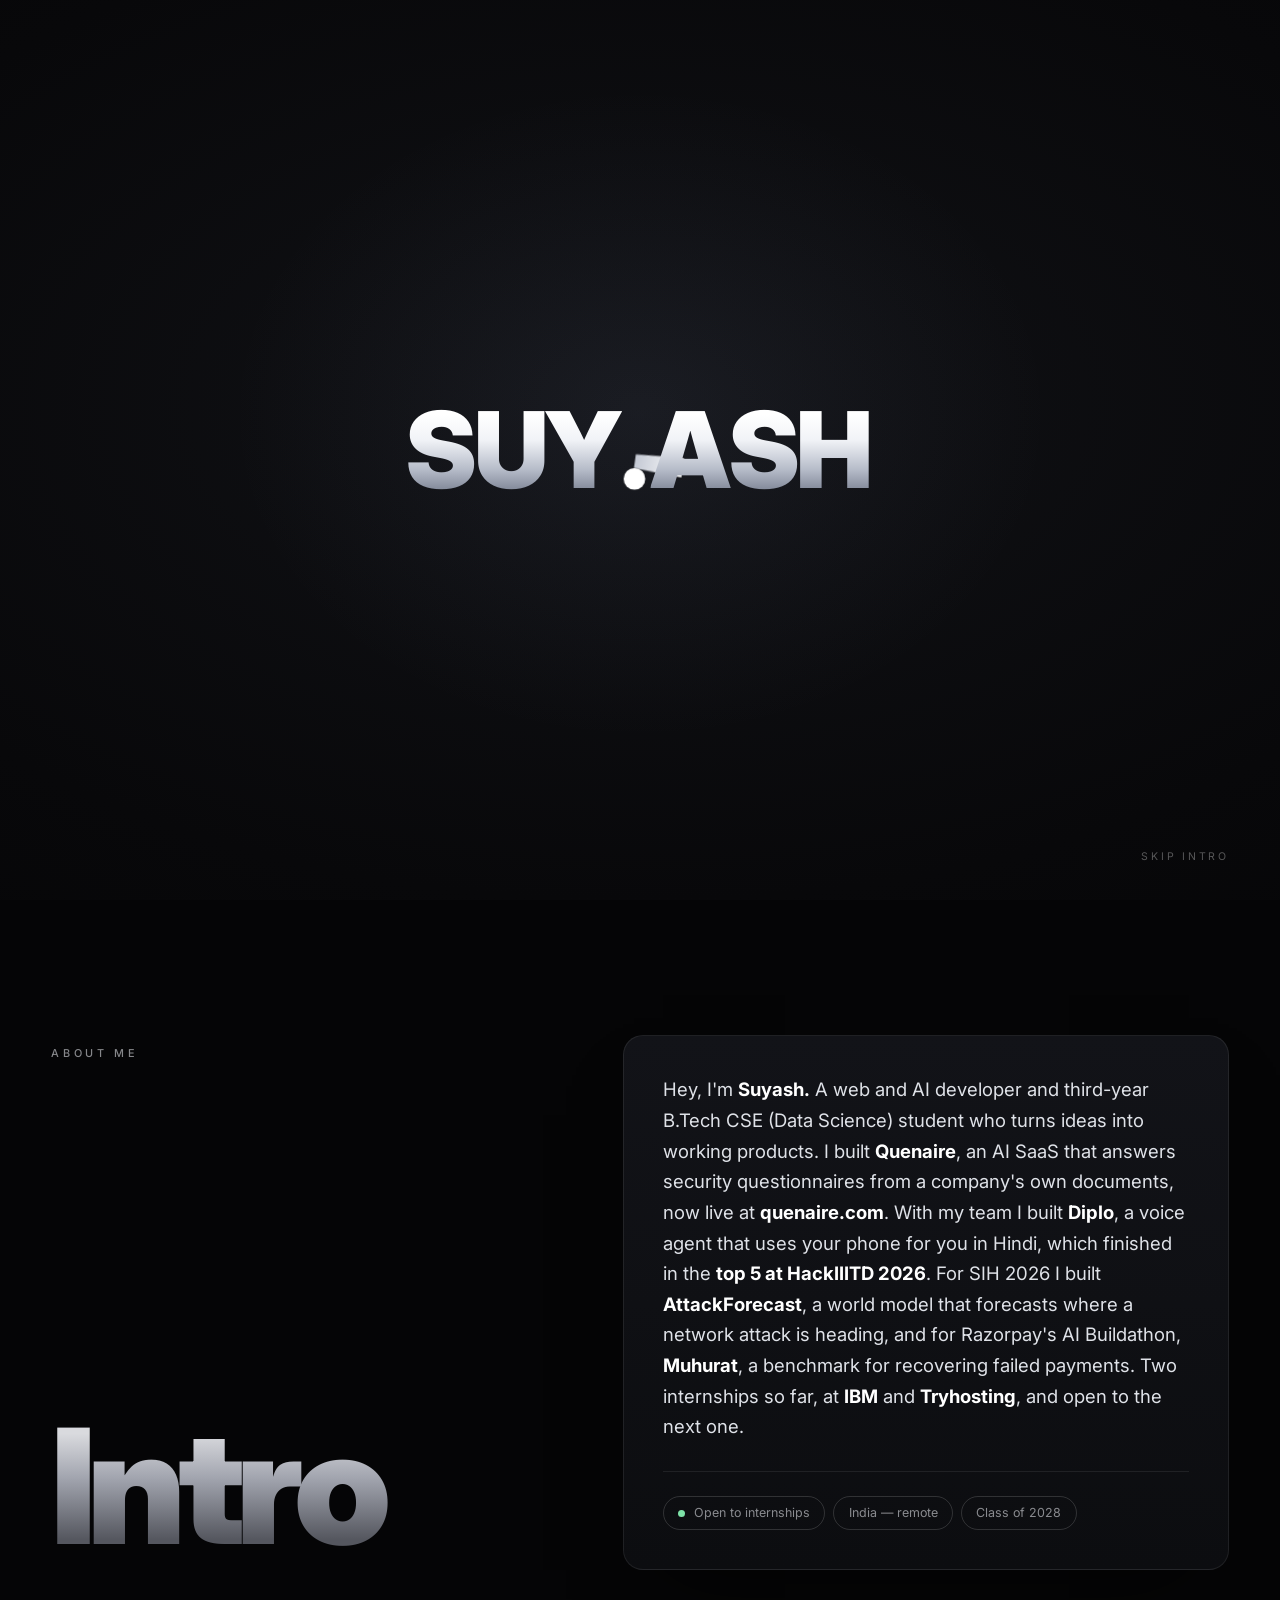
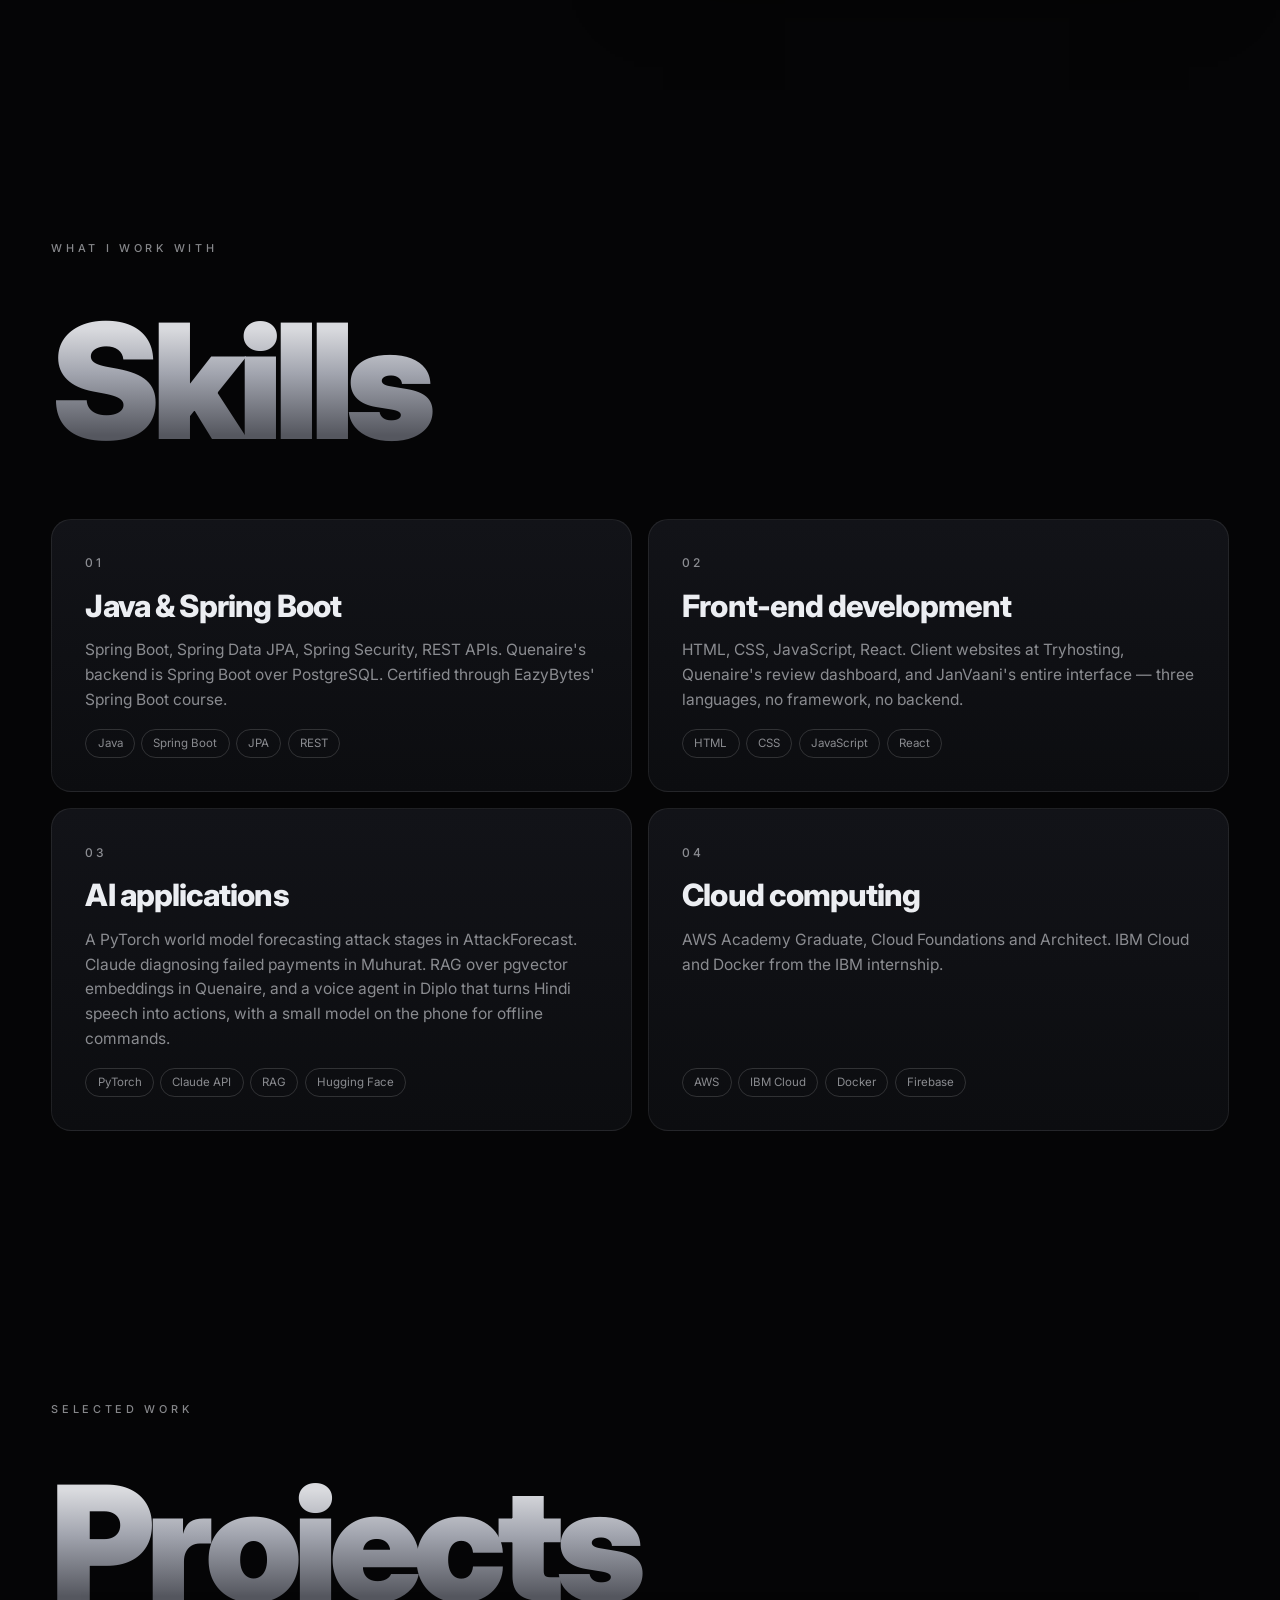
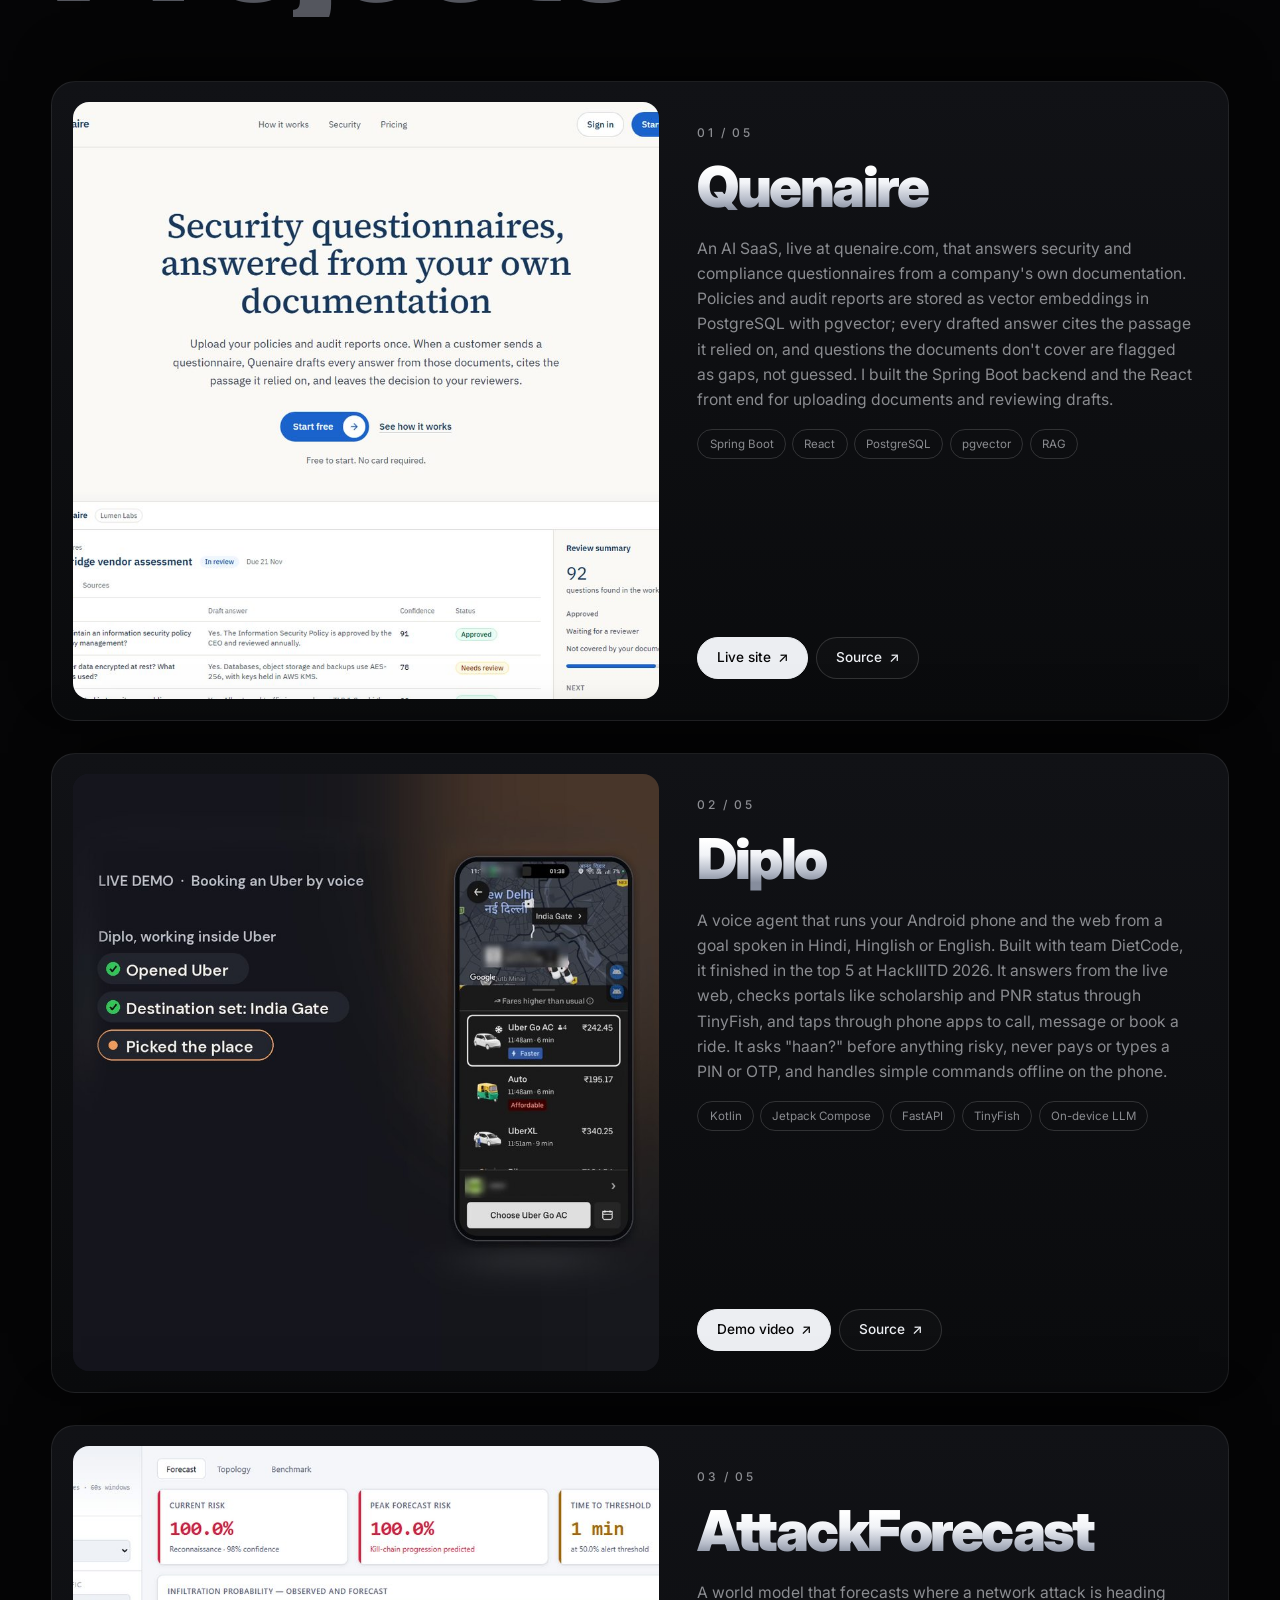
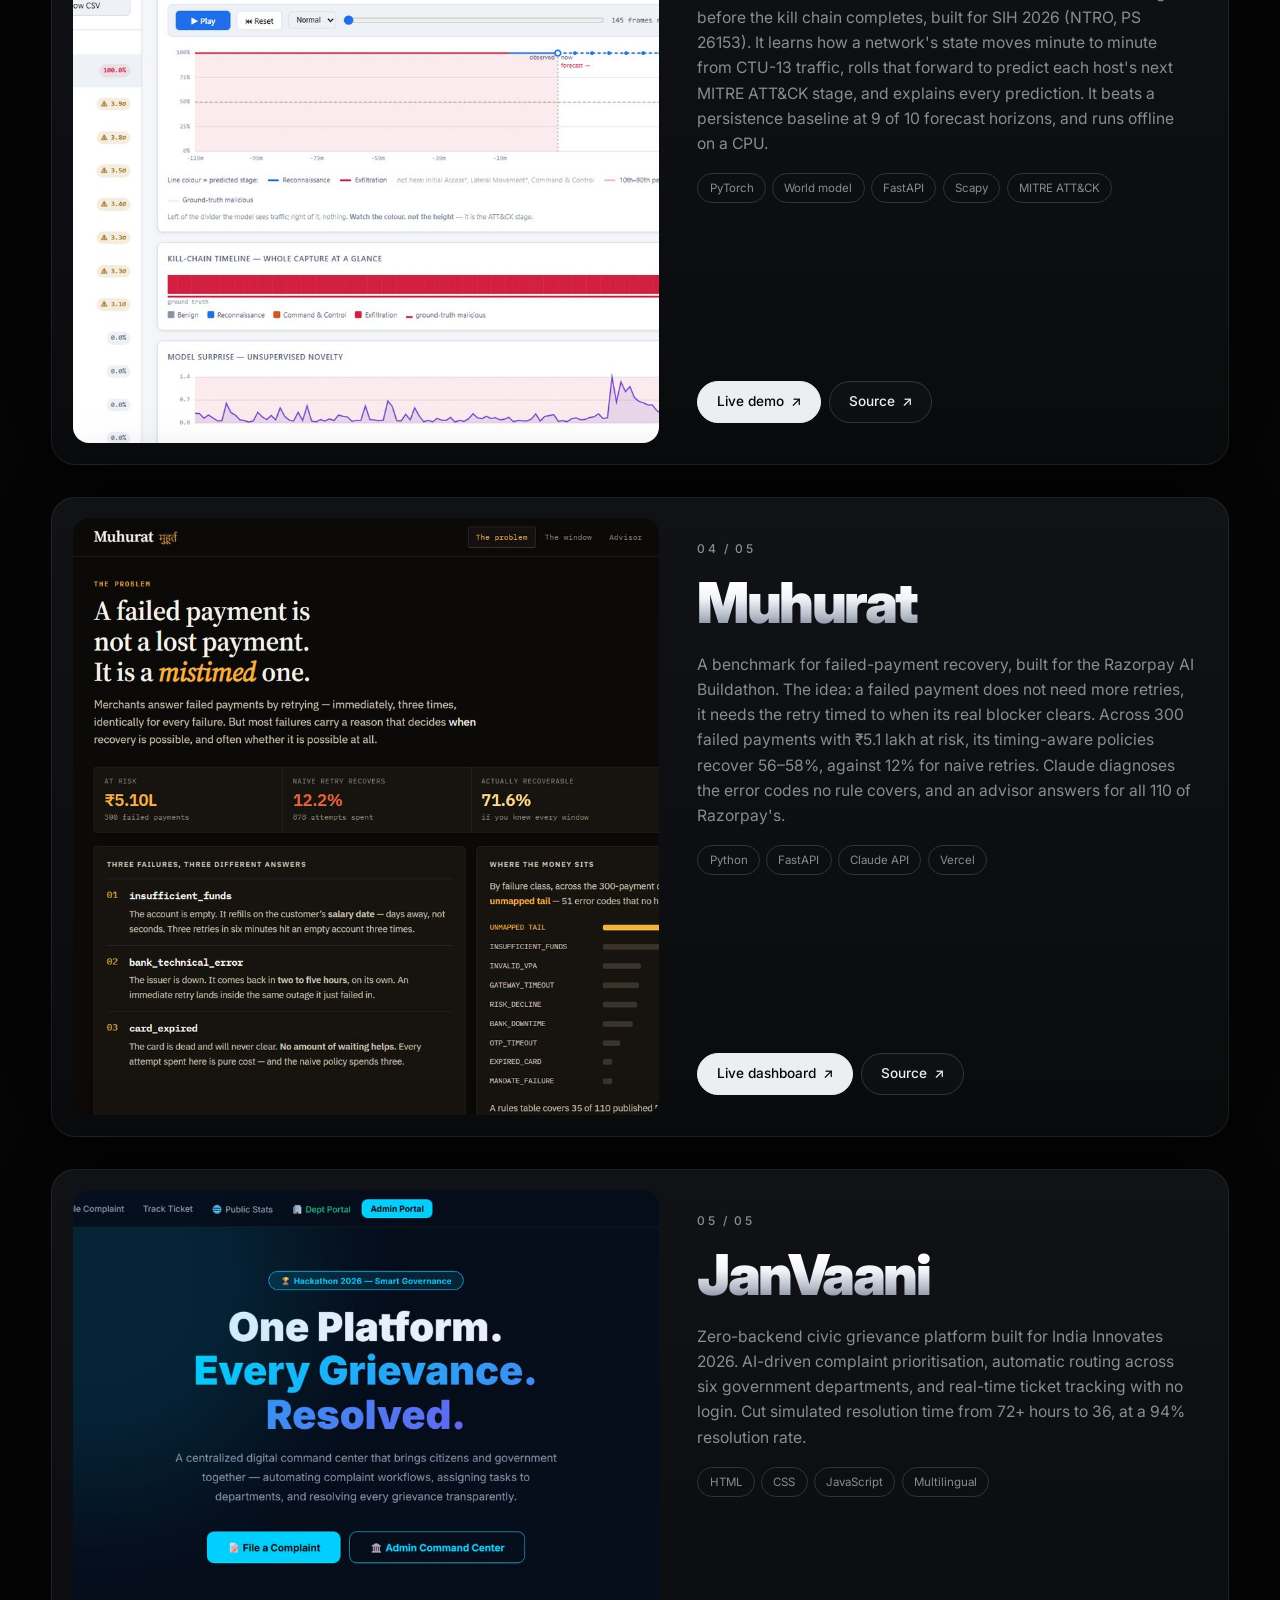
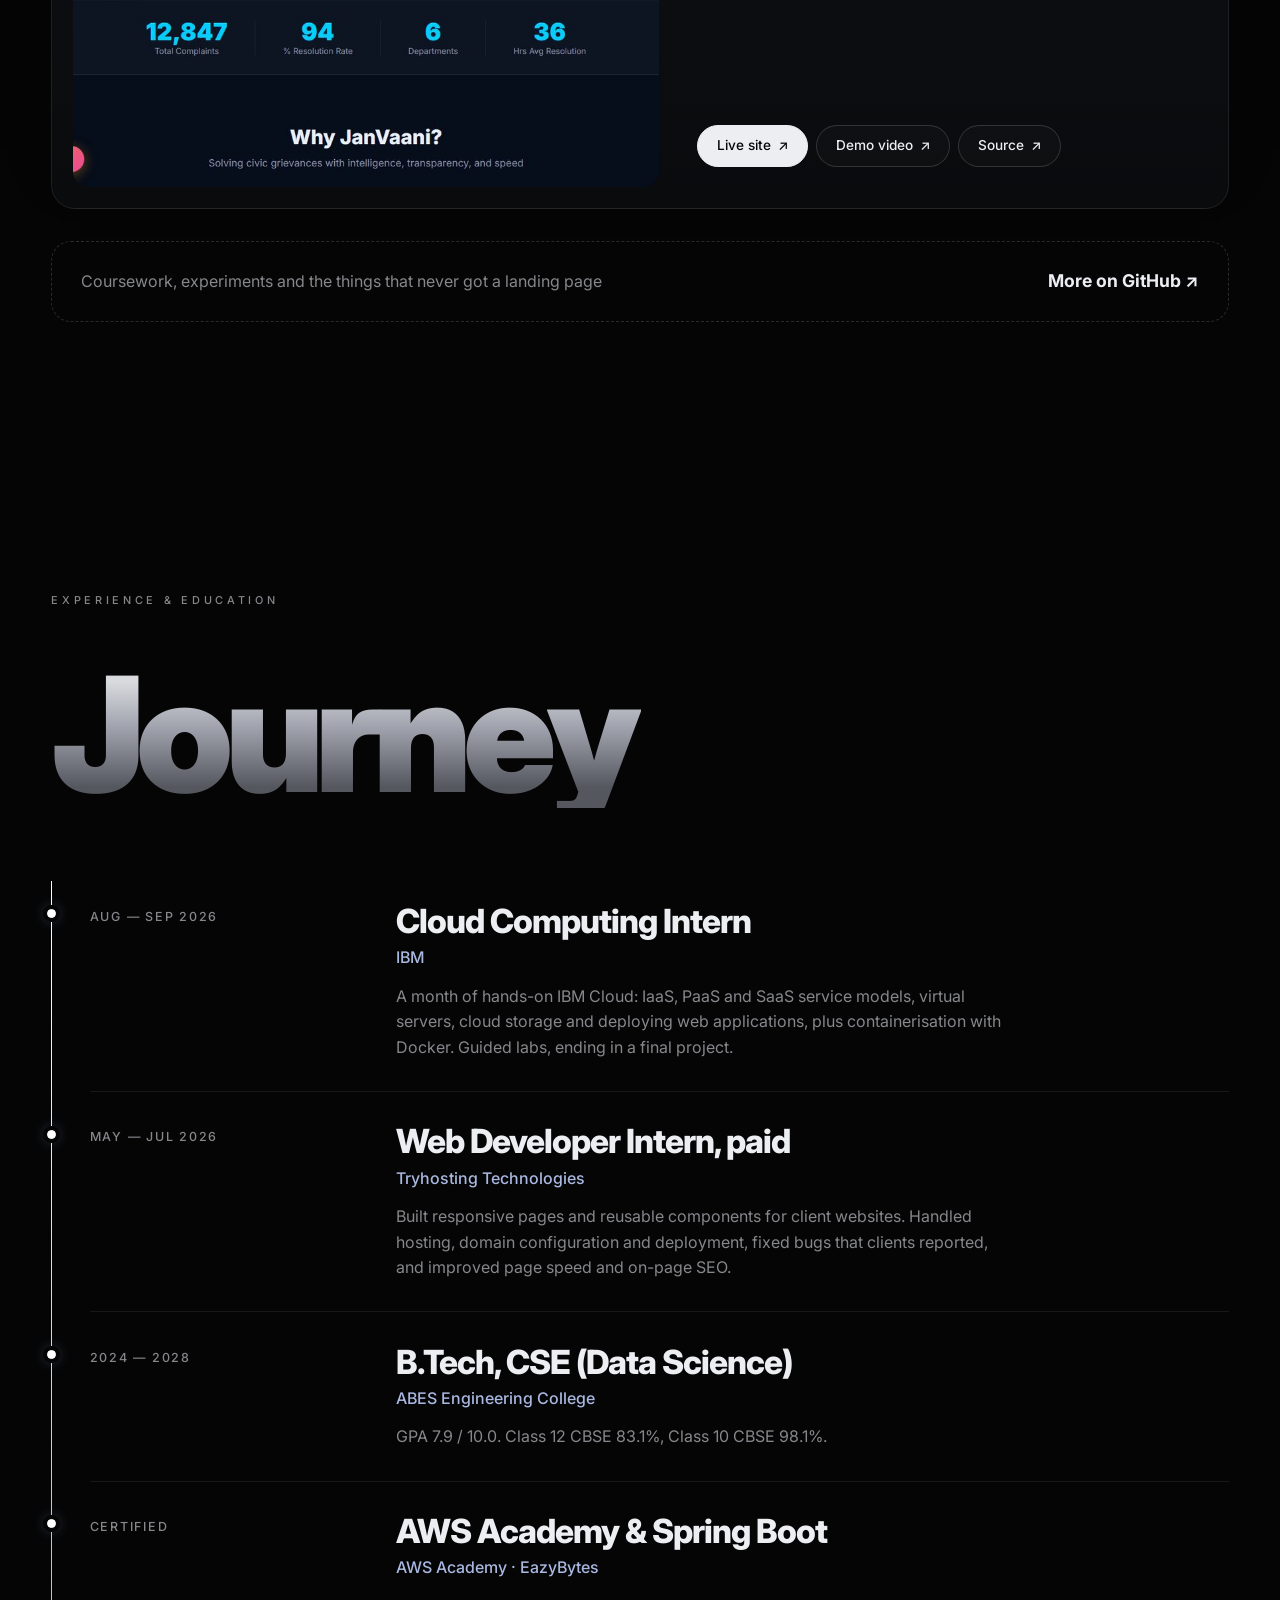
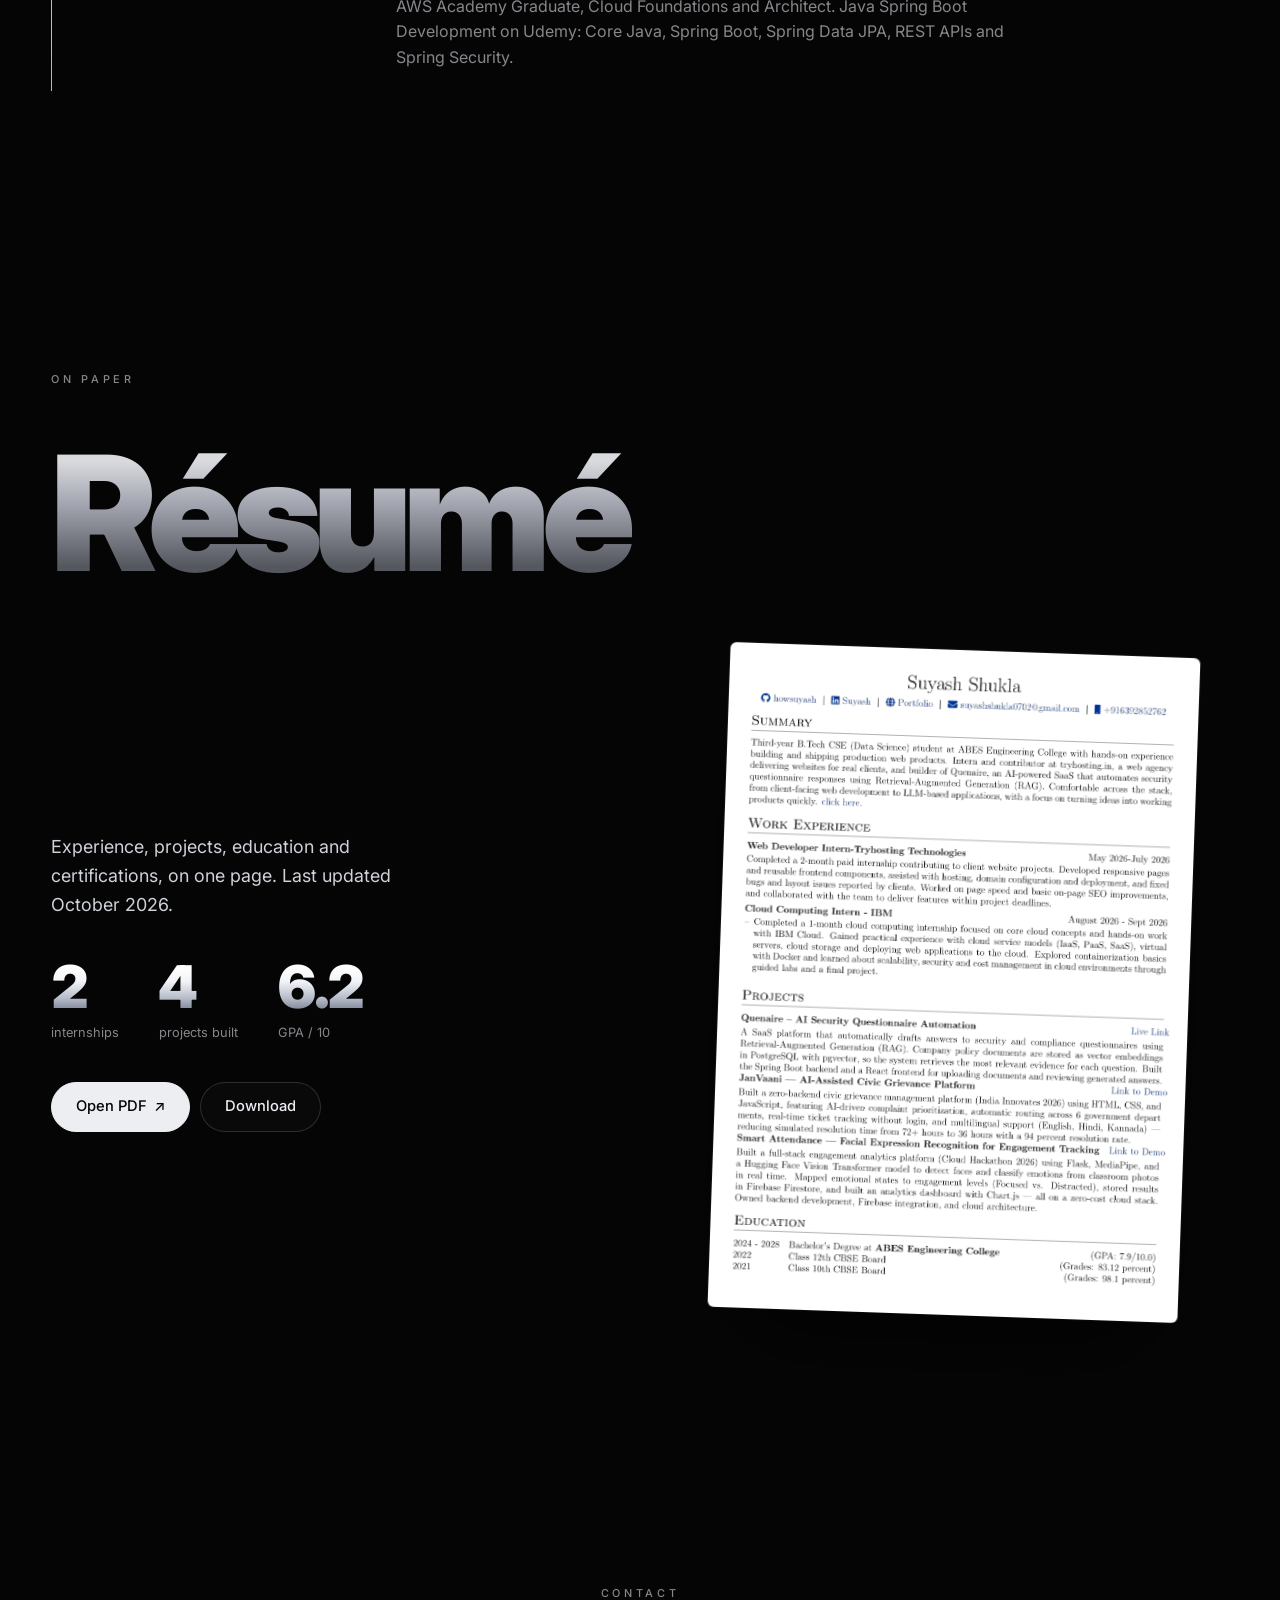
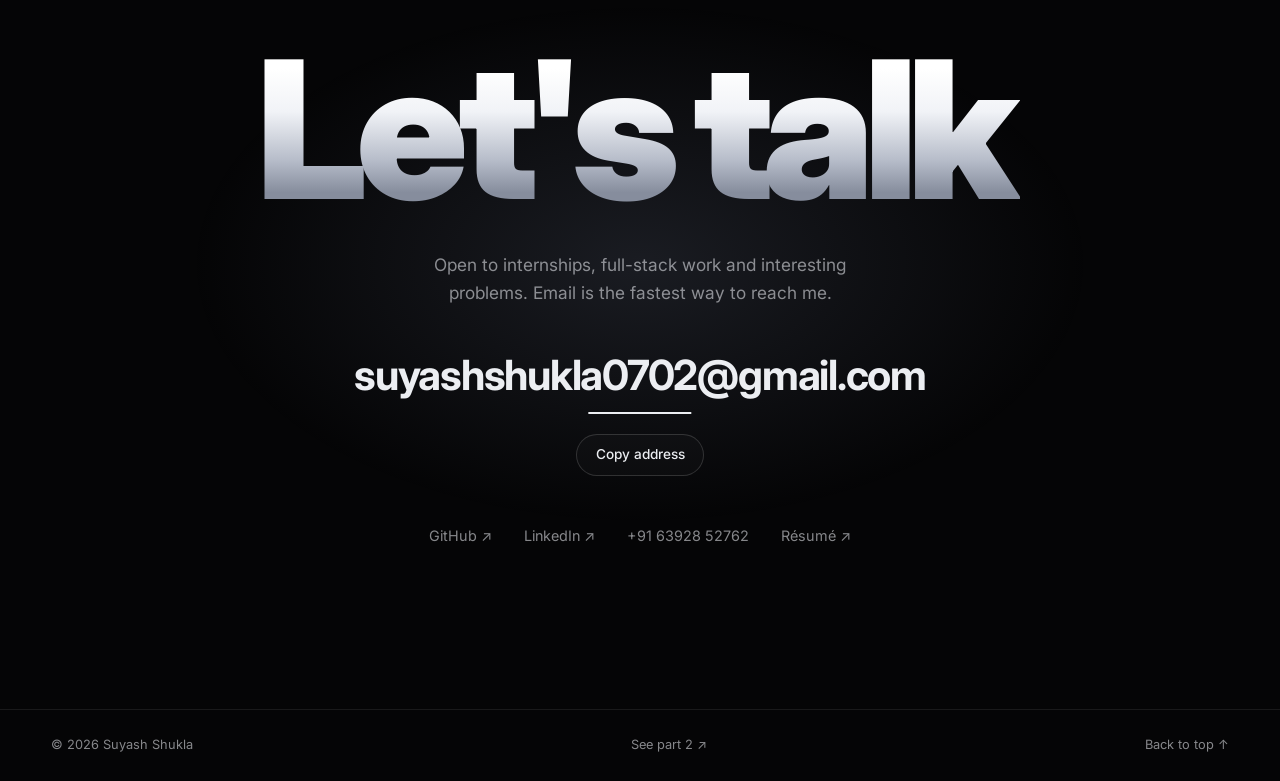
<file: index.html>
<!DOCTYPE html>
<html lang="en">
<head>
<meta charset="UTF-8" />
<meta name="viewport" content="width=device-width, initial-scale=1.0" />

<!-- ========= EDIT: page metadata ========= -->
<title>Suyash Shukla — Web &amp; AI Developer</title>
<meta name="description" content="Web and AI developer and B.Tech CSE (Data Science) student who turns ideas into working products. Projects, experience and résumé." />
<meta name="author" content="Suyash Shukla" />

<meta property="og:type" content="website" />
<meta property="og:title" content="Suyash Shukla — Web &amp; AI Developer" />
<meta property="og:description" content="Web and AI developer building with Spring Boot, React, cloud, and RAG. Projects, experience and résumé." />
<!-- absolute, not relative: most social scrapers will not resolve a
     relative og:image and the preview comes out blank -->
<meta property="og:url" content="https://howsuyash.github.io/" />
<meta property="og:image" content="https://howsuyash.github.io/assets/og-image-v2.jpg?v=22" />
<meta property="og:image:width" content="1200" />
<meta property="og:image:height" content="630" />
<meta property="og:image:alt" content="SUYASH SHUKLA in chrome letters over his portrait made of blue particles" />
<meta property="og:locale" content="en_IN" />
<meta name="twitter:card" content="summary_large_image" />
<meta name="twitter:image" content="https://howsuyash.github.io/assets/og-image-v2.jpg?v=22" />

<link rel="canonical" href="https://howsuyash.github.io/" />
<meta name="theme-color" content="#050506" />
<link rel="manifest" href="site.webmanifest" />

<!-- Tells search engines this page IS a person, not just a page about
     one — which is what connects the site to the name in a search. -->
<script type="application/ld+json">
{
  "@context": "https://schema.org",
  "@type": "Person",
  "name": "Suyash Shukla",
  "url": "https://howsuyash.github.io/",
  "image": "https://howsuyash.github.io/assets/og-image-v2.jpg",
  "jobTitle": "Web & AI Developer",
  "email": "mailto:suyashshukla0702@gmail.com",
  "description": "Web and AI developer and B.Tech CSE (Data Science) student. Builder of Quenaire, an AI SaaS that drafts security questionnaire answers with Retrieval-Augmented Generation.",
  "sameAs": [
    "https://github.com/HowSuyash",
    "https://www.linkedin.com/in/howsuyash/"
  ],
  "knowsAbout": ["HTML", "CSS", "JavaScript", "React", "Java", "Spring Boot", "PostgreSQL", "Retrieval-Augmented Generation", "PyTorch", "FastAPI", "AWS", "IBM Cloud", "Docker", "Flask", "Firebase", "REST APIs"],
  "alumniOf": {
    "@type": "CollegeOrUniversity",
    "name": "ABES Engineering College"
  }
}
</script>
<link rel="icon" href="assets/favicon.svg?v=22" type="image/svg+xml" />

<link rel="preconnect" href="https://fonts.googleapis.com" />
<link rel="preconnect" href="https://fonts.gstatic.com" crossorigin />
<link href="https://fonts.googleapis.com/css2?family=Inter:ital,opsz,wght@0,14..32,300..900;1,14..32,300..900&display=swap" rel="stylesheet" />

<!-- Same rule on every page: every local asset carries ?v=, because
     /assets, /css and /js are served immutable for a year.
     After changing any of them: python tools/bump-version.py -->
<link rel="stylesheet" href="css/v2.css?v=22" />
<link rel="preload" href="assets/portrait-particles.webp?v=22" as="image" type="image/webp" />

<script>
  /* Runs before the first paint, so the intro curtain is already
     down when the page appears and the hero never flashes.

     The intro is skipped for reduced motion and for deep links
     (/#work should land on the work, not on a five-second film).

     It can only ever fail visible: js/v2.js marks the intro as its
     own by setting data-intro. If it has not done that within four
     seconds — the file failed to load, or threw — this lifts the
     curtain itself and the page reads as plain content. */
  (function () {
    var html = document.documentElement;
    html.classList.add('js');
    if (location.hash || window.matchMedia('(prefers-reduced-motion: reduce)').matches) return;
    html.classList.add('is-intro');
    if ('scrollRestoration' in history) history.scrollRestoration = 'manual';
    setTimeout(function () {
      if (!html.hasAttribute('data-intro')) html.classList.remove('is-intro');
    }, 4000);
  })();
</script>
</head>

<body>

<a class="skip" href="#about">Skip to content</a>

<!-- The intro stage. Empty on purpose: js/v2.js builds the dot, the
     bar and the letters, plays them, and removes the whole thing. -->
<div class="intro" data-intro aria-hidden="true"></div>

<!-- ============================== NAV ============================== -->
<header class="nav" data-nav>
  <a class="nav__brand" href="#home">Suyash Shukla</a>

  <button class="nav__toggle" type="button" data-menu-toggle aria-expanded="false" aria-controls="nav-links">
    <span class="nav__toggle-label">Menu</span>
    <span class="nav__toggle-icon" aria-hidden="true"><i></i><i></i></span>
  </button>

  <nav class="nav__links" id="nav-links" aria-label="Primary">
    <a href="#home">Home</a>
    <a href="#about">About</a>
    <a href="#skills">Skills</a>
    <a href="#work">Projects</a>
    <a href="#journey">Experience</a>
    <a href="#resume">Résumé</a>
    <a href="#contact">Contact</a>
    <span class="nav__bar" data-nav-bar aria-hidden="true"></span>
    <a class="nav__part" href="v2/">Part 2 <i aria-hidden="true">↗</i></a>
  </nav>

  <span class="nav__progress" aria-hidden="true"><i data-progress></i></span>
</header>

<main>

  <!-- ============================ HERO ============================ -->
  <!-- The portrait is drawn on the canvas from the cut-out in
       data-src (see tools/make-particle-portrait.py). The <img> is
       the fallback: it shows until the particles are built, and stays
       if they cannot be — opened from file://, for one. -->
  <section class="hero" id="home" data-hero>
    <img class="hero__still" src="assets/portrait-particles.webp?v=22" width="334" height="520" alt="" />
    <canvas class="hero__canvas" data-particles data-src="assets/portrait-particles.webp?v=22" aria-hidden="true"></canvas>

    <div class="hero__content">
      <h1 class="hero__title">
        <span class="hero__word" data-hero-word>Suyash Shukla</span>
      </h1>
      <div class="hero__meta">
        <p class="hero__role"><b>Web &amp; AI</b> <i>Developer</i></p>
        <div class="hero__actions">
          <a class="hero__round" href="#about" aria-label="Scroll to about">
            <svg viewBox="0 0 16 16" width="14" height="14" aria-hidden="true"><path d="M12 4 4 12M4 5.5V12h6.5" fill="none" stroke="currentColor" stroke-width="1.4" stroke-linecap="round" stroke-linejoin="round"/></svg>
          </a>
          <a class="hero__pill" href="#contact">Contact</a>
        </div>
      </div>
    </div>
  </section>

  <!-- =========================== ABOUT ============================ -->
  <section class="section about" id="about">
    <div class="about__head">
      <span class="eyebrow">About me</span>
      <h2 class="bigword" data-bigword>Intro</h2>
    </div>

    <div class="about__card" data-reveal>
      <!-- data-words: each word lights up as the card crosses the
           viewport. Bold survives the split. -->
      <p class="about__text" data-words>
        Hey, I'm <b>Suyash.</b> A web and AI developer and third-year B.Tech CSE
        (Data Science) student who turns ideas into working products. I built
        <b>Quenaire</b>, an AI SaaS that answers security questionnaires from a
        company's own documents, now live at <b>quenaire.com</b>. With my team I built
        <b>Diplo</b>, a voice agent that uses your phone for you in Hindi, which
        finished in the <b>top 5 at HackIIITD 2026</b>. For SIH 2026 I built
        <b>AttackForecast</b>, a world model that forecasts where a network attack is
        heading, and for Razorpay's AI Buildathon, <b>Muhurat</b>, a benchmark for
        recovering failed payments.
        Two internships so far, at <b>IBM</b> and <b>Tryhosting</b>, and open to the
        next one.
      </p>
      <ul class="about__chips">
        <li><i class="pulse" aria-hidden="true"></i>Open to internships</li>
        <li>India — remote</li>
        <li>Class of 2028</li>
      </ul>
    </div>
  </section>

  <!-- =========================== SKILLS =========================== -->
  <section class="section skills" id="skills">
    <div class="section__head">
      <span class="eyebrow">What I work with</span>
      <h2 class="bigword" data-bigword>Skills</h2>
    </div>

    <ul class="skills__grid">
      <li class="skill" data-reveal data-glow>
        <span class="skill__num">01</span>
        <h3 class="skill__title">Java &amp; Spring Boot</h3>
        <p class="skill__desc">Spring Boot, Spring Data JPA, Spring Security, REST APIs. Quenaire's backend is Spring Boot over PostgreSQL. Certified through EazyBytes' Spring Boot course.</p>
        <ul class="tags"><li>Java</li><li>Spring Boot</li><li>JPA</li><li>REST</li></ul>
      </li>
      <li class="skill" data-reveal data-glow>
        <span class="skill__num">02</span>
        <h3 class="skill__title">Front-end development</h3>
        <p class="skill__desc">HTML, CSS, JavaScript, React. Client websites at Tryhosting, Quenaire's review dashboard, and JanVaani's entire interface — three languages, no framework, no backend.</p>
        <ul class="tags"><li>HTML</li><li>CSS</li><li>JavaScript</li><li>React</li></ul>
      </li>
      <li class="skill" data-reveal data-glow>
        <span class="skill__num">03</span>
        <h3 class="skill__title">AI applications</h3>
        <p class="skill__desc">A PyTorch world model forecasting attack stages in AttackForecast. Claude diagnosing failed payments in Muhurat. RAG over pgvector embeddings in Quenaire, and a voice agent in Diplo that turns Hindi speech into actions, with a small model on the phone for offline commands.</p>
        <ul class="tags"><li>PyTorch</li><li>Claude API</li><li>RAG</li><li>Hugging Face</li></ul>
      </li>
      <li class="skill" data-reveal data-glow>
        <span class="skill__num">04</span>
        <h3 class="skill__title">Cloud computing</h3>
        <p class="skill__desc">AWS Academy Graduate, Cloud Foundations and Architect. IBM Cloud and Docker from the IBM internship.</p>
        <ul class="tags"><li>AWS</li><li>IBM Cloud</li><li>Docker</li><li>Firebase</li></ul>
      </li>
    </ul>
  </section>

  <!-- ========================== PROJECTS ========================== -->
  <section class="section work" id="work">
    <div class="section__head">
      <span class="eyebrow">Selected work</span>
      <h2 class="bigword" data-bigword>Projects</h2>
    </div>

    <!-- data-stack: on wide screens each card sticks and the next one
         slides over it; the covered card shrinks back a little. -->
    <div class="work__stack" data-stack>

      <article class="project" style="--i: 0">
        <div class="project__visual">
          <img src="assets/quenaire.jpg?v=22" width="1200" height="900" loading="lazy"
               alt="Quenaire's live site — Security questionnaires, answered from your own documentation — above a vendor assessment in review, with drafted answers, confidence scores and approval status" />
        </div>
        <div class="project__info">
          <span class="project__num">01 / 05</span>
          <h3 class="project__title">Quenaire</h3>
          <p class="project__desc">
            An AI SaaS, live at quenaire.com, that answers security and compliance
            questionnaires from a company's own documentation. Policies and audit
            reports are stored as vector embeddings in PostgreSQL with pgvector; every
            drafted answer cites the passage it relied on, and questions the documents
            don't cover are flagged as gaps, not guessed. I built the Spring Boot
            backend and the React front end for uploading documents and reviewing drafts.
          </p>
          <ul class="tags"><li>Spring Boot</li><li>React</li><li>PostgreSQL</li><li>pgvector</li><li>RAG</li></ul>
          <div class="project__links">
            <a class="btn btn--solid" href="https://quenaire.com" target="_blank" rel="noopener noreferrer">Live site <i aria-hidden="true">↗</i></a>
            <a class="btn" href="https://github.com/HowSuyash/Quenaire" target="_blank" rel="noopener noreferrer">Source <i aria-hidden="true">↗</i></a>
          </div>
        </div>
      </article>

      <article class="project" style="--i: 1">
        <div class="project__visual">
          <img src="assets/diplo.jpg?v=22" width="1200" height="900" loading="lazy"
               alt="Diplo's live demo, booking an Uber by voice — its checklist reads Opened Uber, Destination set: India Gate, Picked the place, beside the phone showing Uber's ride options" />
        </div>
        <div class="project__info">
          <span class="project__num">02 / 05</span>
          <h3 class="project__title">Diplo</h3>
          <p class="project__desc">
            A voice agent that runs your Android phone and the web from a goal spoken
            in Hindi, Hinglish or English. Built with team DietCode, it finished in the
            top 5 at HackIIITD 2026. It answers from the live web, checks portals like
            scholarship and PNR status through TinyFish, and taps through phone apps to
            call, message or book a ride. It asks "haan?" before anything risky, never
            pays or types a PIN or OTP, and handles simple commands offline on the phone.
          </p>
          <ul class="tags"><li>Kotlin</li><li>Jetpack Compose</li><li>FastAPI</li><li>TinyFish</li><li>On-device LLM</li></ul>
          <div class="project__links">
            <a class="btn btn--solid" href="assets/diplo-demo.mp4?v=22" target="_blank" rel="noopener noreferrer">Demo video <i aria-hidden="true">↗</i></a>
            <a class="btn" href="https://github.com/HowSuyash/Diplo" target="_blank" rel="noopener noreferrer">Source <i aria-hidden="true">↗</i></a>
          </div>
        </div>
      </article>

      <article class="project" style="--i: 2">
        <div class="project__visual">
          <img src="assets/attack-forecast.jpg?v=22" width="1200" height="900" loading="lazy"
               alt="AttackForecast dashboard — a host's current and forecast attack risk, its infiltration probability over time, and the kill-chain timeline" />
        </div>
        <div class="project__info">
          <span class="project__num">03 / 05</span>
          <h3 class="project__title">AttackForecast</h3>
          <p class="project__desc">
            A world model that forecasts where a network attack is heading before the
            kill chain completes, built for SIH 2026 (NTRO, PS 26153). It learns how a
            network's state moves minute to minute from CTU-13 traffic, rolls that
            forward to predict each host's next MITRE ATT&amp;CK stage, and explains
            every prediction. It beats a persistence baseline at 9 of 10 forecast
            horizons, and runs offline on a CPU.
          </p>
          <ul class="tags"><li>PyTorch</li><li>World model</li><li>FastAPI</li><li>Scapy</li><li>MITRE ATT&amp;CK</li></ul>
          <div class="project__links">
            <a class="btn btn--solid" href="https://network-attack-forecasting.onrender.com" target="_blank" rel="noopener noreferrer">Live demo <i aria-hidden="true">↗</i></a>
            <a class="btn" href="https://github.com/HowSuyash/AttackForecast" target="_blank" rel="noopener noreferrer">Source <i aria-hidden="true">↗</i></a>
          </div>
        </div>
      </article>

      <article class="project" style="--i: 3">
        <div class="project__visual project__visual--left">
          <img src="assets/muhurat.jpg?v=22" width="1200" height="900" loading="lazy"
               alt="Muhurat dashboard — ₹5.10 lakh at risk across 300 failed payments; naive retries recover 12.2%, while 71.6% is recoverable" />
        </div>
        <div class="project__info">
          <span class="project__num">04 / 05</span>
          <h3 class="project__title">Muhurat</h3>
          <p class="project__desc">
            A benchmark for failed-payment recovery, built for the Razorpay AI
            Buildathon. The idea: a failed payment does not need more retries, it
            needs the retry timed to when its real blocker clears. Across 300 failed
            payments with ₹5.1 lakh at risk, its timing-aware policies recover 56–58%,
            against 12% for naive retries. Claude diagnoses the error codes no rule
            covers, and an advisor answers for all 110 of Razorpay's.
          </p>
          <ul class="tags"><li>Python</li><li>FastAPI</li><li>Claude API</li><li>Vercel</li></ul>
          <div class="project__links">
            <a class="btn btn--solid" href="https://muhurat-drab.vercel.app" target="_blank" rel="noopener noreferrer">Live dashboard <i aria-hidden="true">↗</i></a>
            <a class="btn" href="https://github.com/HowSuyash/Muhurat" target="_blank" rel="noopener noreferrer">Source <i aria-hidden="true">↗</i></a>
          </div>
        </div>
      </article>

      <article class="project" style="--i: 4">
        <div class="project__visual">
          <img src="assets/janvaani.jpg?v=22" width="1200" height="900" loading="lazy"
               alt="JanVaani live site — One Platform. Every Grievance. Resolved. — with complaint statistics" />
        </div>
        <div class="project__info">
          <span class="project__num">05 / 05</span>
          <h3 class="project__title">JanVaani</h3>
          <p class="project__desc">
            Zero-backend civic grievance platform built for India Innovates 2026.
            AI-driven complaint prioritisation, automatic routing across six
            government departments, and real-time ticket tracking with no login.
            Cut simulated resolution time from 72+ hours to 36, at a 94% resolution rate.
          </p>
          <ul class="tags"><li>HTML</li><li>CSS</li><li>JavaScript</li><li>Multilingual</li></ul>
          <div class="project__links">
            <a class="btn btn--solid" href="https://smartps-crm.netlify.app/" target="_blank" rel="noopener noreferrer">Live site <i aria-hidden="true">↗</i></a>
            <a class="btn" href="https://drive.google.com/file/d/1BvhKTSOiJBS4cqGuRTViAYkHfZNquVjM/view?usp=sharing" target="_blank" rel="noopener noreferrer">Demo video <i aria-hidden="true">↗</i></a>
            <a class="btn" href="https://github.com/HowSuyash/Smart-psCRM" target="_blank" rel="noopener noreferrer">Source <i aria-hidden="true">↗</i></a>
          </div>
        </div>
      </article>

    </div>

    <a class="work__more" href="https://github.com/HowSuyash" target="_blank" rel="noopener noreferrer" data-reveal>
      <span>Coursework, experiments and the things that never got a landing page</span>
      <b>More on GitHub <i aria-hidden="true">↗</i></b>
    </a>
  </section>

  <!-- ========================= EXPERIENCE ========================= -->
  <section class="section journey" id="journey">
    <div class="section__head">
      <span class="eyebrow">Experience &amp; education</span>
      <h2 class="bigword" data-bigword>Journey</h2>
    </div>

    <!-- data-timeline: the rail fills as you read, and each row lights
         when the fill reaches it -->
    <ol class="tl" data-timeline>
      <li class="tl__rail" aria-hidden="true"><i data-rail></i></li>

      <li class="tl__row">
        <span class="tl__when">Aug — Sep 2026</span>
        <div class="tl__body">
          <h3 class="tl__role">Cloud Computing Intern</h3>
          <span class="tl__org">IBM</span>
          <p class="tl__desc">
            A month of hands-on IBM Cloud: IaaS, PaaS and SaaS service models,
            virtual servers, cloud storage and deploying web applications, plus
            containerisation with Docker. Guided labs, ending in a final project.
          </p>
        </div>
      </li>
      <li class="tl__row">
        <span class="tl__when">May — Jul 2026</span>
        <div class="tl__body">
          <h3 class="tl__role">Web Developer Intern, paid</h3>
          <span class="tl__org">Tryhosting Technologies</span>
          <p class="tl__desc">
            Built responsive pages and reusable components for client websites.
            Handled hosting, domain configuration and deployment, fixed bugs that
            clients reported, and improved page speed and on-page SEO.
          </p>
        </div>
      </li>
      <li class="tl__row">
        <span class="tl__when">2024 — 2028</span>
        <div class="tl__body">
          <h3 class="tl__role">B.Tech, CSE (Data Science)</h3>
          <span class="tl__org">ABES Engineering College</span>
          <p class="tl__desc">
            GPA 7.9 / 10.0. Class 12 CBSE 83.1%, Class 10 CBSE 98.1%.
          </p>
        </div>
      </li>
      <li class="tl__row">
        <span class="tl__when">Certified</span>
        <div class="tl__body">
          <h3 class="tl__role">AWS Academy &amp; Spring Boot</h3>
          <span class="tl__org">AWS Academy · EazyBytes</span>
          <p class="tl__desc">
            AWS Academy Graduate, Cloud Foundations and Architect. Java Spring Boot
            Development on Udemy: Core Java, Spring Boot, Spring Data JPA, REST APIs
            and Spring Security.
          </p>
        </div>
      </li>
    </ol>
  </section>

  <!-- =========================== RÉSUMÉ =========================== -->
  <section class="section resume" id="resume">
    <div class="section__head">
      <span class="eyebrow">On paper</span>
      <h2 class="bigword" data-bigword>Résumé</h2>
    </div>

    <div class="resume__grid">
      <div class="resume__side" data-reveal>
        <p class="resume__text">
          Experience, projects, education and certifications, on one page.
          Last updated October 2026.
        </p>

        <ul class="resume__facts">
          <li><b data-count="2">2</b><span>internships</span></li>
          <li><b data-count="5">5</b><span>projects built</span></li>
          <li><b data-count="7.9">7.9</b><span>GPA / 10</span></li>
        </ul>

        <div class="resume__actions">
          <a class="btn btn--solid btn--lg" href="assets/resume.pdf?v=22" target="_blank" rel="noopener noreferrer">Open PDF <i aria-hidden="true">↗</i></a>
          <a class="btn btn--lg" href="assets/resume.pdf?v=22" download="Suyash-Shukla-Resume.pdf">Download</a>
        </div>
      </div>

      <!-- the page image, not an <iframe>: PDF embeds render blank on
           most mobile browsers. Clicking opens the real PDF. -->
      <a class="paper" href="assets/resume.pdf?v=22" target="_blank" rel="noopener noreferrer"
         aria-label="Open Suyash Shukla's résumé as a PDF" data-tilt data-reveal>
        <img src="assets/resume-preview.png?v=22" width="1191" height="1684" loading="lazy"
             alt="First page of Suyash Shukla's résumé — summary, work experience, projects and education" />
      </a>
    </div>
  </section>

  <!-- =========================== CONTACT ========================== -->
  <section class="section contact" id="contact">
    <span class="eyebrow">Contact</span>
    <h2 class="bigword bigword--xl" data-bigword>Let's talk</h2>
    <p class="contact__text" data-reveal>
      Open to internships, full-stack work and interesting problems.
      Email is the fastest way to reach me.
    </p>
    <a class="contact__mail" href="mailto:suyashshukla0702@gmail.com" data-reveal>suyashshukla0702@gmail.com</a>
    <button class="btn contact__copy" type="button" data-copy="suyashshukla0702@gmail.com">Copy address</button>

    <div class="contact__socials" data-reveal>
      <a href="https://github.com/HowSuyash" target="_blank" rel="noopener noreferrer">GitHub <i aria-hidden="true">↗</i></a>
      <a href="https://www.linkedin.com/in/howsuyash/" target="_blank" rel="noopener noreferrer">LinkedIn <i aria-hidden="true">↗</i></a>
      <a href="tel:+916392852762">+91 63928 52762</a>
      <a href="assets/resume.pdf?v=22" target="_blank" rel="noopener noreferrer">Résumé <i aria-hidden="true">↗</i></a>
    </div>
  </section>

</main>

<footer class="footer">
  <span>© <span data-year>2026</span> Suyash Shukla</span>
  <a href="v2/">See part 2 <i aria-hidden="true">↗</i></a>
  <a href="#home">Back to top <i aria-hidden="true">↑</i></a>
</footer>

<div class="toast" data-toast role="status" aria-live="polite"></div>

<script src="js/v2.js?v=22"></script>
</body>
</html>
</file>
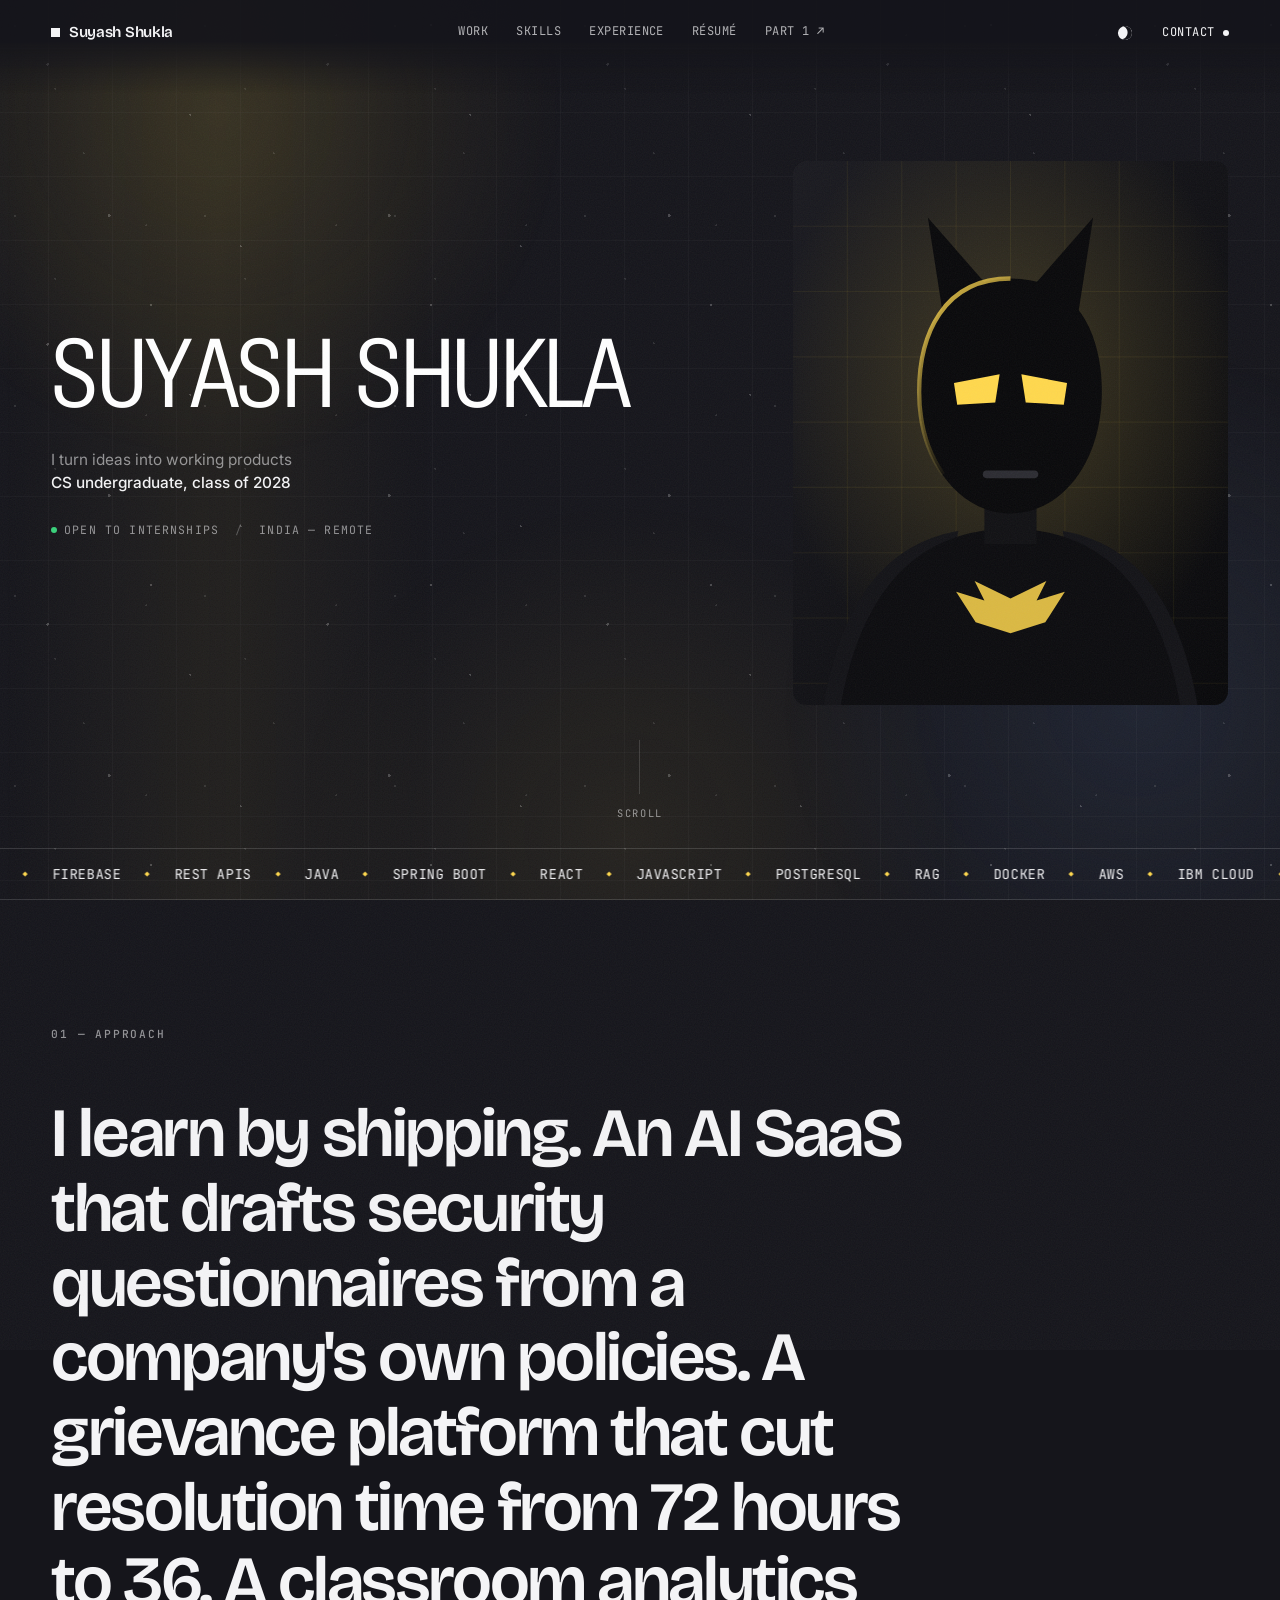
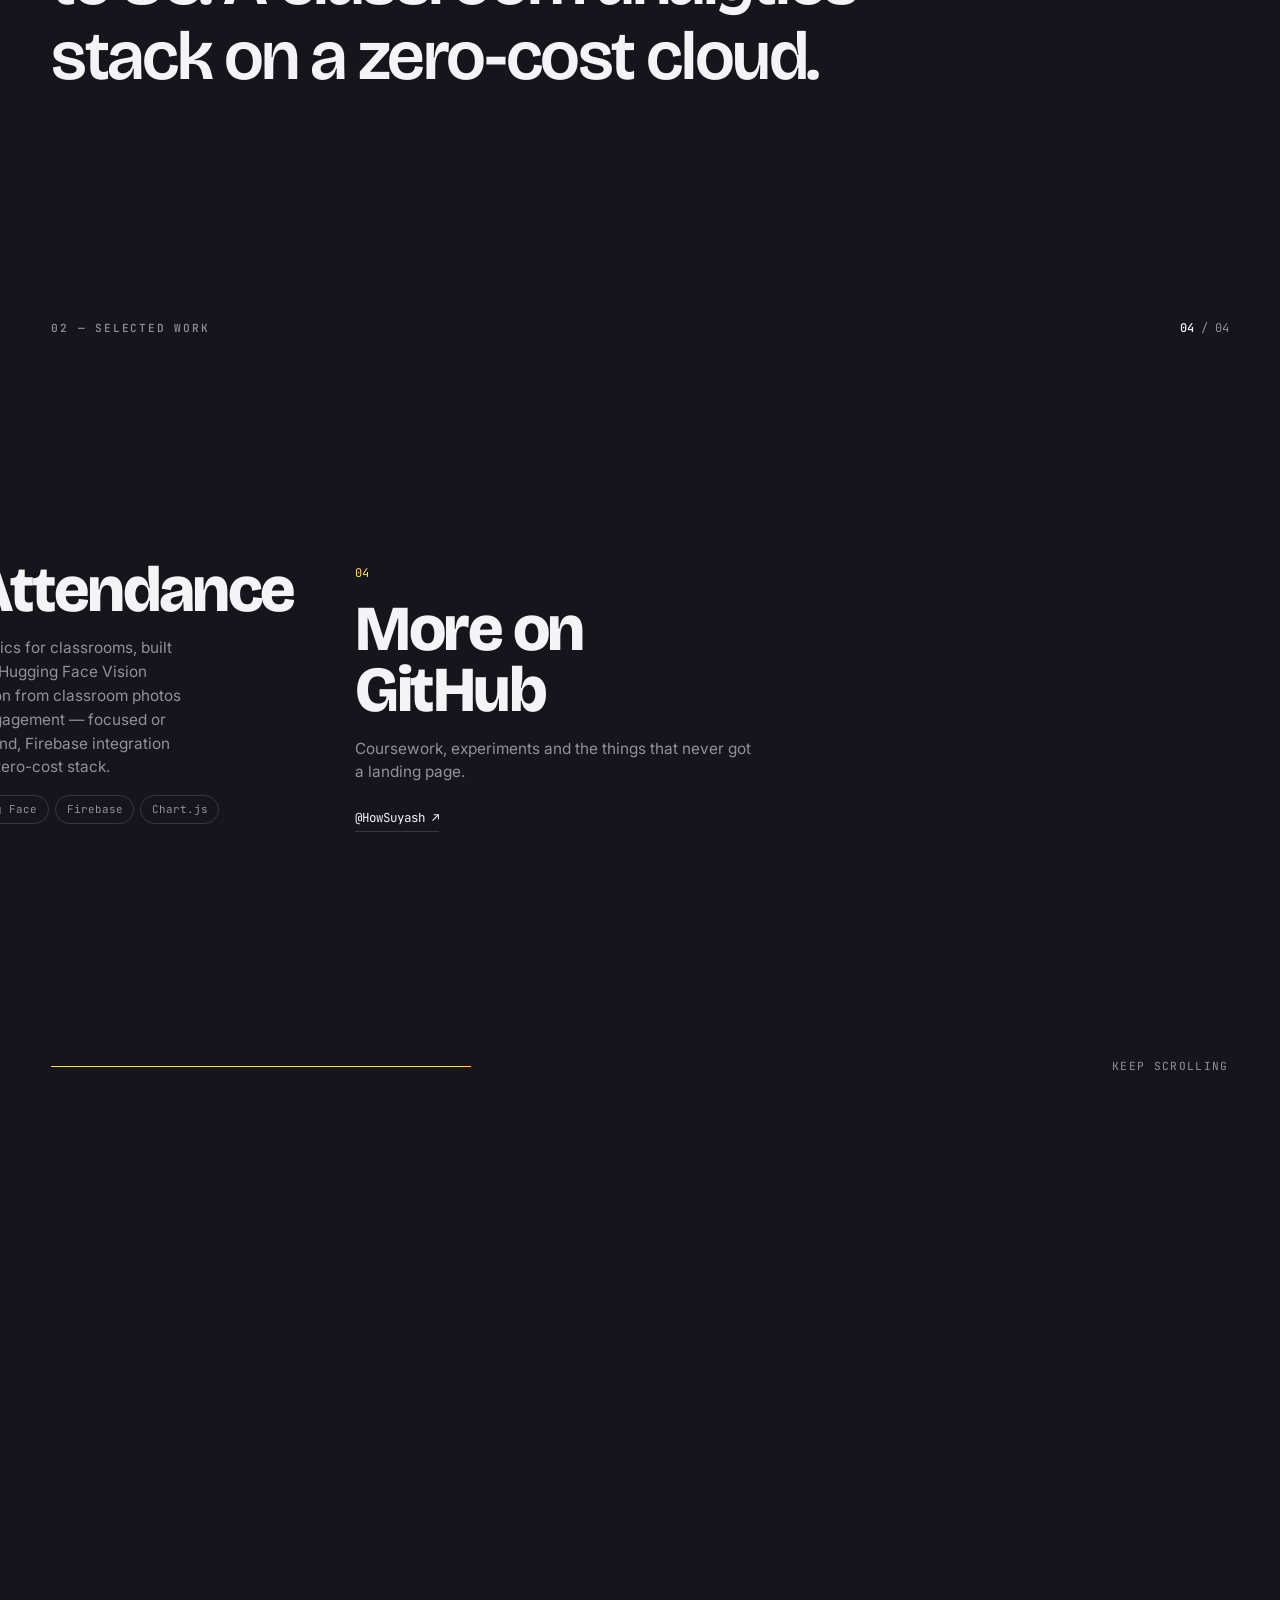
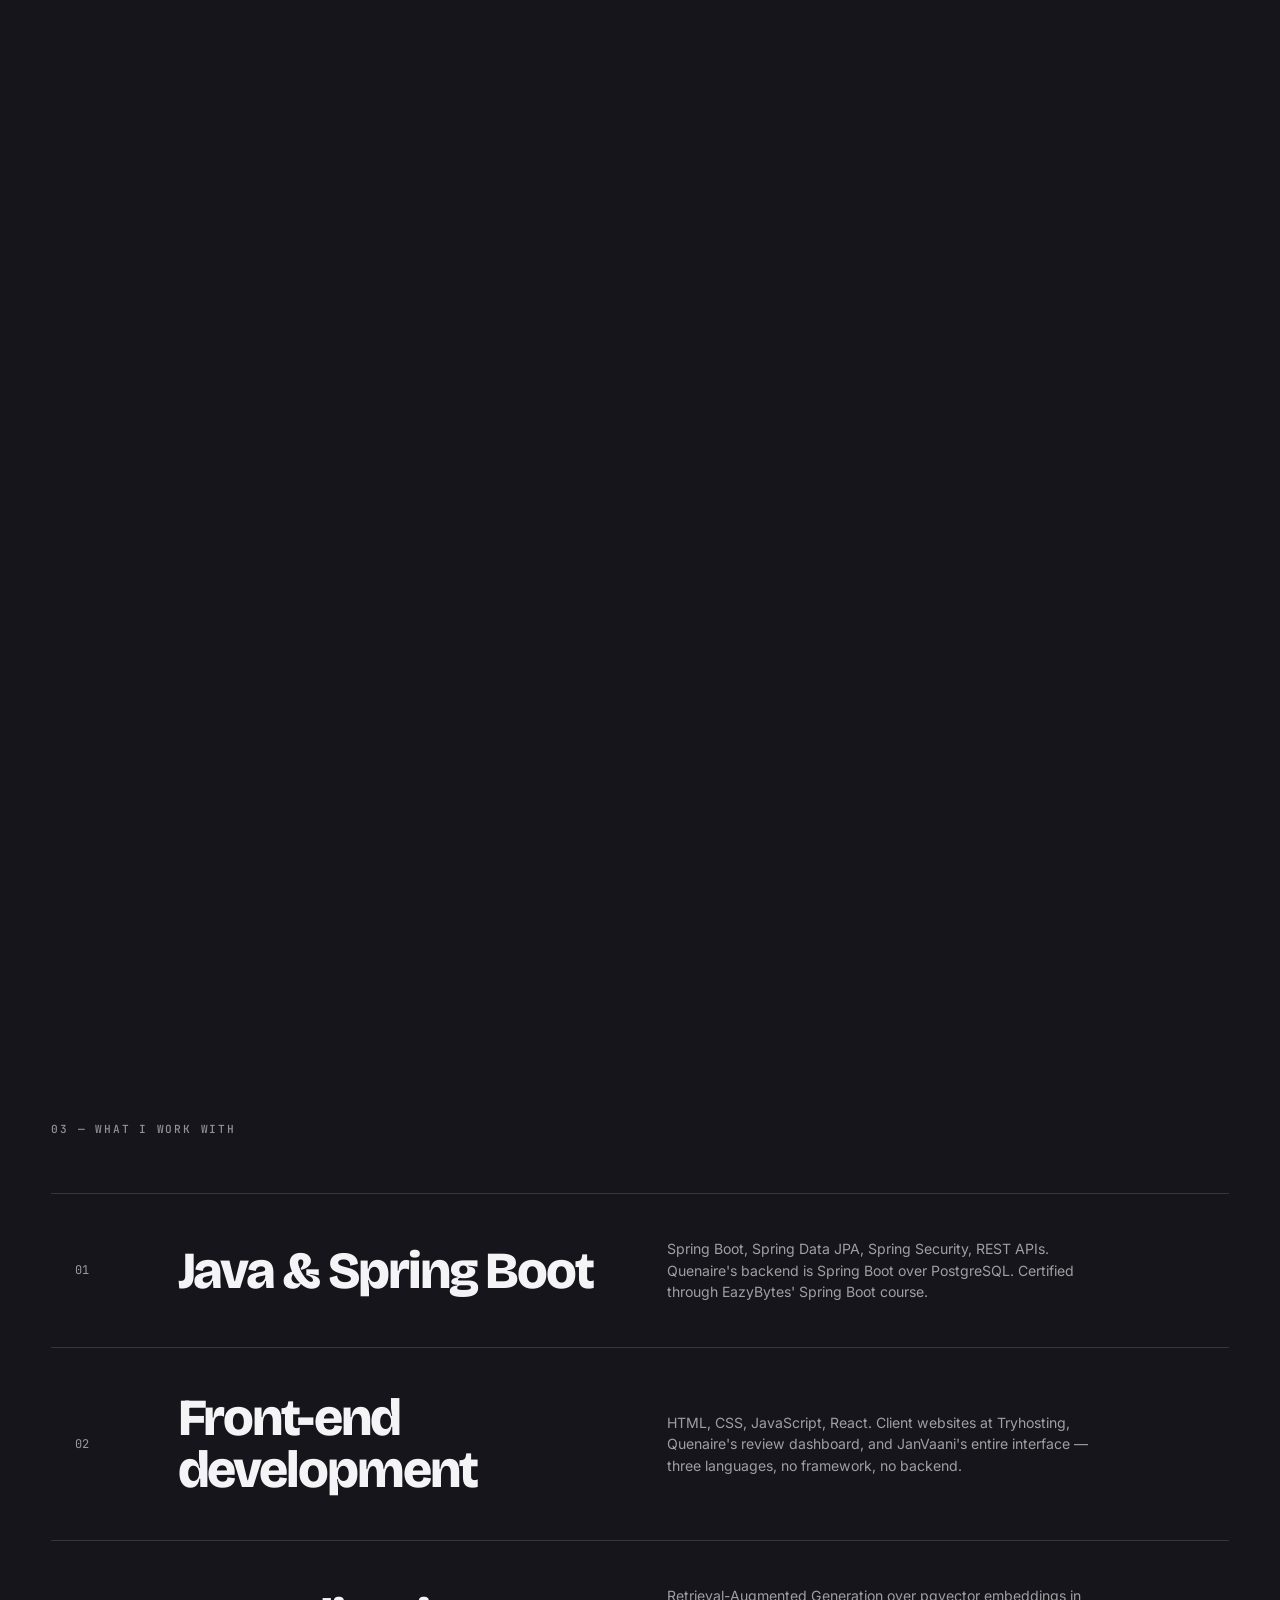
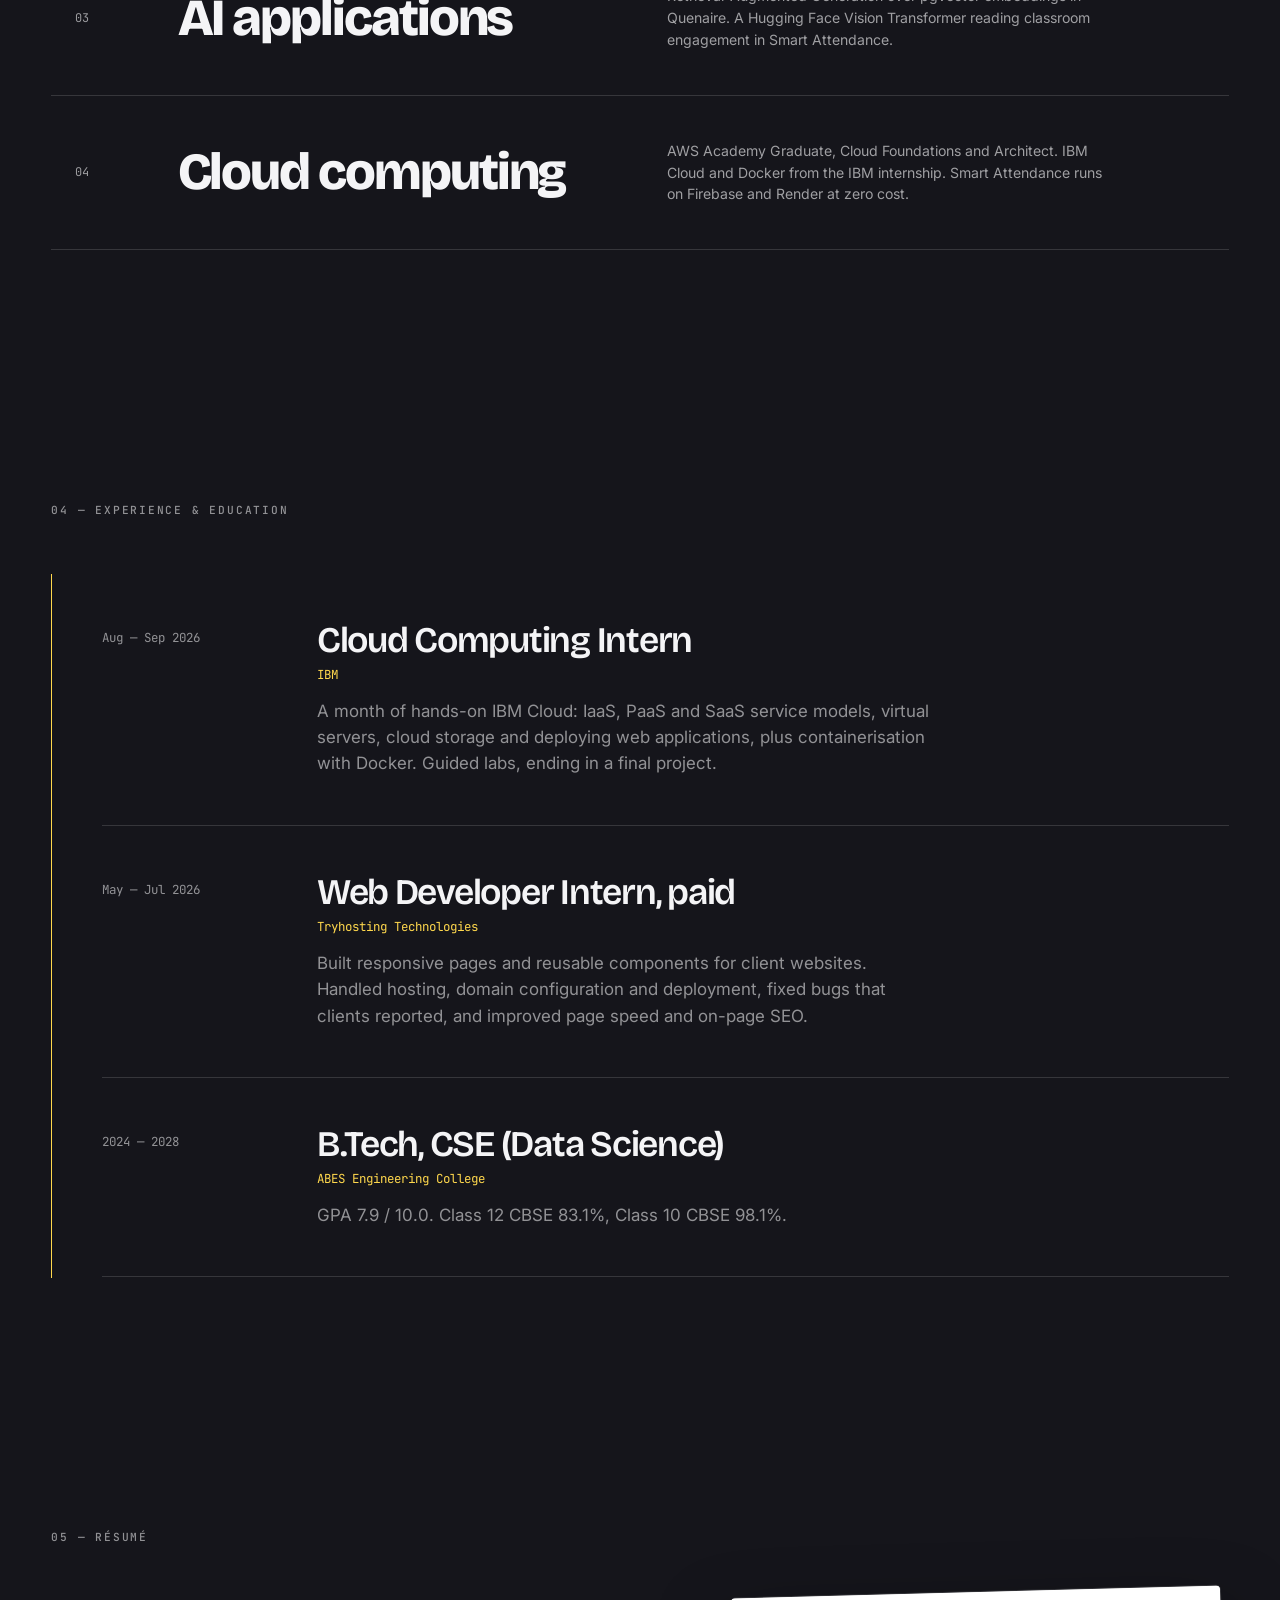
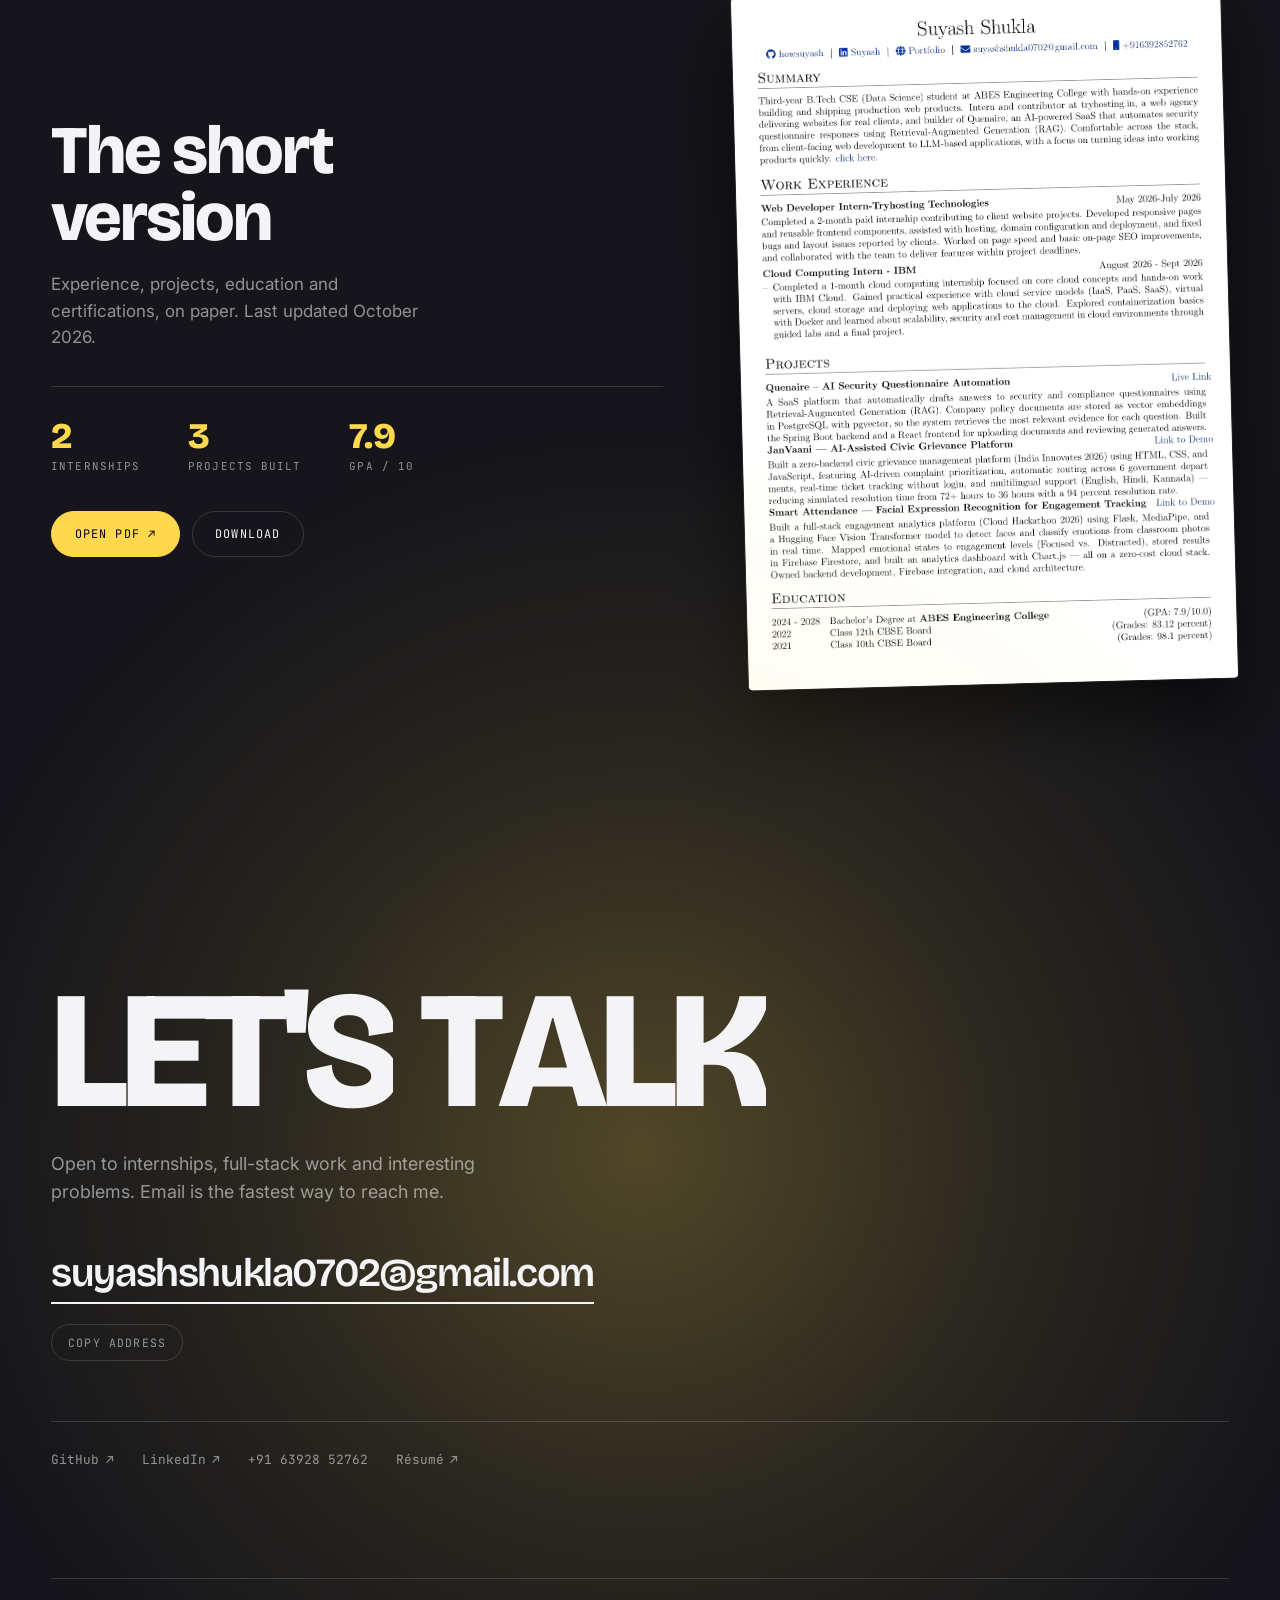
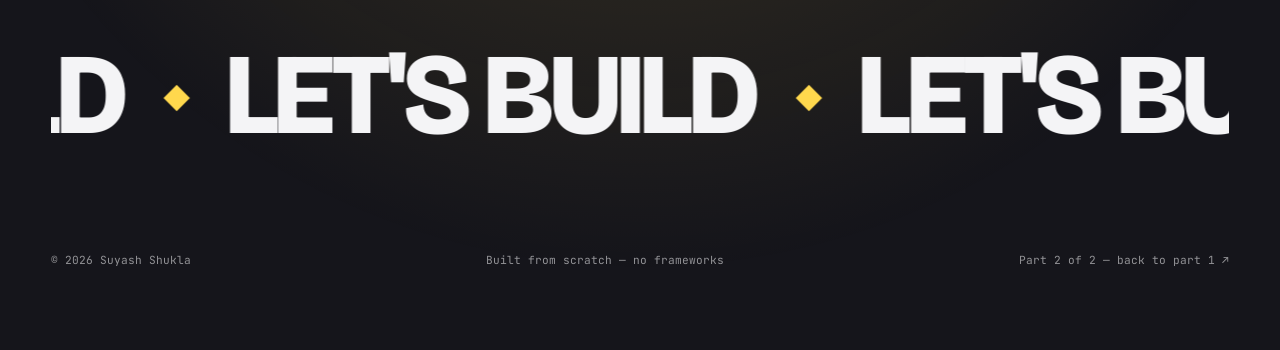
<file: v2/index.html>
<!DOCTYPE html>
<html lang="en">
<head>
<meta charset="UTF-8" />
<meta name="viewport" content="width=device-width, initial-scale=1.0" />

<!-- ========= EDIT: page metadata ========= -->
<title>Suyash Shukla — Portfolio, part 2</title>
<meta name="description" content="B.Tech CSE (Data Science) student who turns ideas into working products. Builder of Quenaire, an AI SaaS for security questionnaires. Projects, experience and résumé." />
<meta name="author" content="Suyash Shukla" />

<meta property="og:type" content="website" />
<meta property="og:title" content="Suyash Shukla — Portfolio, part 2" />
<meta property="og:description" content="CS undergraduate building with Spring Boot, React, cloud, and AI on RAG. Projects, experience and résumé." />
<!-- absolute, not relative: most social scrapers will not resolve a
     relative og:image and the preview comes out blank -->
<meta property="og:url" content="https://howsuyash.github.io/v2/" />
<meta property="og:image" content="https://howsuyash.github.io/assets/og-image.jpg?v=22" />
<meta property="og:image:width" content="1200" />
<meta property="og:image:height" content="630" />
<meta property="og:image:alt" content="Suyash Shukla's portfolio — his name in white over a dark page, beside a Batman cowl portrait" />
<meta property="og:locale" content="en_IN" />
<meta name="twitter:card" content="summary_large_image" />
<meta name="twitter:image" content="https://howsuyash.github.io/assets/og-image.jpg?v=22" />

<link rel="canonical" href="https://howsuyash.github.io/v2/" />
<!-- tints the browser chrome on mobile; kept in step with the toggle by main.js -->
<meta name="theme-color" content="#15151b" />
<link rel="manifest" href="../site.webmanifest" />


<link rel="icon" href="../assets/favicon.svg?v=22" type="image/svg+xml" />

<link rel="preconnect" href="https://fonts.googleapis.com" />
<link rel="preconnect" href="https://fonts.gstatic.com" crossorigin />
<!-- Roboto Flex carries the wght + wdth axes the hero proximity effect animates -->
<link href="https://fonts.googleapis.com/css2?family=Bricolage+Grotesque:opsz,wght@12..96,400;12..96,600;12..96,800&family=Roboto+Flex:opsz,wdth,wght@8..144,25..151,100..1000&family=Inter:wght@400;500&family=JetBrains+Mono:wght@400;500&display=swap" rel="stylesheet" />

<!-- Every local asset carries ?v=. They are served immutable for a
     year, so the query string is the only thing that can tell a
     browser to fetch again. After changing anything under assets/,
     css/ or js/, run: python tools/bump-version.py -->
<link rel="stylesheet" href="../css/styles.css?v=22" />

<script>
  document.documentElement.classList.add('js');
  /* Runs before the first paint, so the page is never briefly the
     wrong colour. Night is the default for everyone — the site is
     built around it — and the OS preference is deliberately not
     consulted; the toggle in the nav is the way out. A stored choice
     still wins. Storage throws in some private windows, hence the
     try. */
  (function () {
    var m = null;
    try { m = localStorage.getItem('mode'); } catch (e) {}
    document.documentElement.setAttribute('data-mode', m === 'day' ? 'day' : 'night');
  })();
</script>
</head>

<body data-theme="light">

<!-- drifting night haze behind everything. Purely decorative and
     purely CSS — no script, and only transforms animate. -->
<div class="aura" aria-hidden="true">
  <i class="aura__haze aura__haze--1"></i>
  <i class="aura__haze aura__haze--2"></i>
  <i class="aura__haze aura__haze--3"></i>
  <span class="aura__grid"></span>
  <span class="aura__dust aura__dust--far"></span>
  <span class="aura__dust aura__dust--near"></span>
  <span class="aura__beam"></span>
</div>

<div class="grain" aria-hidden="true"></div>
<div class="cursor" id="cursor" aria-hidden="true"></div>
<div class="progress" id="progress" aria-hidden="true"></div>

<a class="skip-link" href="#work">Skip to work</a>

<!-- ============================== NAV ============================== -->
<header class="nav">
  <a class="nav__brand" href="#top">
    <span class="nav__mark" aria-hidden="true"></span>
    <span>Suyash Shukla</span>
  </a>
  <nav class="nav__links" aria-label="Primary">
    <a href="#work">Work</a>
    <a href="#capabilities">Skills</a>
    <a href="#experience">Experience</a>
    <a href="#resume">Résumé</a>
    <a href="../">Part 1 ↗</a>
  </nav>
  <div class="nav__end">
    <button class="nav__mode" type="button" data-mode-toggle aria-label="Switch theme">
      <span class="nav__mode-icon" aria-hidden="true"></span>
    </button>
    <a class="nav__cta" href="#contact">
      <span>Contact</span>
      <span class="nav__dot" aria-hidden="true"></span>
    </a>
  </div>
</header>

<main id="top">

  <!-- ======================= CH 1 — HERO ========================= -->
  <section class="chapter hero" data-chapter="light">
    <div class="hero__inner">

      <div class="hero__lead">
        <!-- data-vft = variable-font proximity: every letter warps toward the cursor -->
        <h1 class="hero__name" data-vft>Suyash Shukla</h1>

        <p class="hero__since">
          I turn ideas into working products<br />
          <em>CS undergraduate, class of 2028</em>
        </p>

        <p class="hero__lang">
          <span><i class="pulse" aria-hidden="true"></i> Open to internships</span>
          <span class="hero__sep" aria-hidden="true">/</span>
          <span>India — remote</span>
        </p>
      </div>

      <!-- The cowl sits on top; the real photo underneath is revealed
           through a circular mask that follows the cursor. On touch
           there is no cursor, so the photo shows plainly instead. -->
      <figure class="hero__portrait" data-portrait>
        <img class="hero__portrait-shot" src="../assets/portrait.jpg?v=22" width="1000" height="1250"
             alt="Suyash Shukla" />
        <img class="hero__portrait-cowl" src="../assets/portrait.svg?v=22" width="400" height="500"
             alt="" aria-hidden="true" />
        <figcaption aria-hidden="true">◆ hover to unmask</figcaption>
      </figure>

    </div>

    <div class="hero__cue" aria-hidden="true">
      <span class="hero__cue-line"><i></i></span>
      <span>Scroll</span>
    </div>

    <div class="ticker" aria-hidden="true">
      <div class="ticker__track" data-ticker>
        <span>Java</span><b>◆</b><span>Spring Boot</span><b>◆</b><span>React</span><b>◆</b><span>JavaScript</span><b>◆</b><span>PostgreSQL</span><b>◆</b><span>RAG</span><b>◆</b><span>Docker</span><b>◆</b><span>AWS</span><b>◆</b><span>IBM Cloud</span><b>◆</b><span>Flask</span><b>◆</b><span>Firebase</span><b>◆</b><span>REST APIs</span><b>◆</b>
        <span>Java</span><b>◆</b><span>Spring Boot</span><b>◆</b><span>React</span><b>◆</b><span>JavaScript</span><b>◆</b><span>PostgreSQL</span><b>◆</b><span>RAG</span><b>◆</b><span>Docker</span><b>◆</b><span>AWS</span><b>◆</b><span>IBM Cloud</span><b>◆</b><span>Flask</span><b>◆</b><span>Firebase</span><b>◆</b><span>REST APIs</span><b>◆</b>
      </div>
    </div>
  </section>

  <!-- ==================== CH 2 — MANIFESTO ====================== -->
  <section class="chapter manifesto" data-chapter="dark" id="about">
    <span class="eyebrow">01 — Approach</span>
    <p class="manifesto__text" data-words>
      I learn by shipping. An AI SaaS that drafts security questionnaires from
      a company's own policies. A grievance platform that cut resolution time
      from 72 hours to 36. A classroom analytics stack on a zero-cost cloud.
    </p>
  </section>

  <!-- ================== CH 3 — WORK (PINNED) ==================== -->
  <section class="reel" id="work" data-chapter="dark" data-reel>
    <div class="reel__pin">

      <div class="reel__head">
        <span class="eyebrow">02 — Selected work</span>
        <span class="reel__counter"><b data-reel-current>01</b> / <span data-reel-total>04</span></span>
      </div>

      <div class="reel__track" data-reel-track>

        <article class="panel">
          <!-- a schematic, not a screenshot: there is no public deployment
               to capture yet. Built in markup so it stays sharp at any
               size. To use a real screenshot instead, swap this div for
               the panel__visual--shot pattern the other two panels use. -->
          <div class="panel__visual panel__visual--01 panel__visual--rag" role="img"
               aria-label="Illustration of Quenaire at work: a questionnaire question, the three policy passages retrieved for it, and the drafted answer citing them">
            <div class="rag">
              <p class="rag__head"><b>Q 4.2</b><i>Data protection</i></p>
              <p class="rag__q">Is customer data encrypted at rest?</p>
              <ol class="rag__hits">
                <li><em>Information Security Policy §3.1</em><small>0.92</small></li>
                <li><em>Data Handling Standard §2.4</em><small>0.87</small></li>
                <li><em>Cloud Hosting Controls §1.2</em><small>0.81</small></li>
              </ol>
              <p class="rag__a"><b>Draft</b> Yes. Customer data is encrypted at rest and in transit, per InfoSec Policy §3.1.</p>
              <p class="rag__foot"><i>pgvector · top 3</i><b>Ready for review</b></p>
            </div>
          </div>
          <div class="panel__info">
            <span class="panel__num">01</span>
            <h2 class="panel__title">Quenaire</h2>
            <p class="panel__desc">
              An AI SaaS that drafts answers to security and compliance questionnaires.
              Company policies are stored as vector embeddings in PostgreSQL with
              pgvector, so every answer is grounded in the most relevant evidence.
              I built the Spring Boot backend and the React front end for uploading
              documents and reviewing drafts.
            </p>
            <ul class="panel__tags"><li>Spring Boot</li><li>React</li><li>PostgreSQL</li><li>pgvector</li><li>RAG</li></ul>
            <div class="panel__links">
              <a href="https://github.com/HowSuyash/Quenaire" target="_blank" rel="noopener noreferrer" data-magnetic>Source <i aria-hidden="true">↗</i></a>
            </div>
          </div>
        </article>

        <article class="panel">
          <div class="panel__visual panel__visual--shot panel__visual--02">
            <img src="../assets/janvaani.jpg?v=22" width="1200" height="900" loading="lazy"
                 alt="JanVaani live site — One Platform. Every Grievance. Resolved. — with complaint statistics" />
          </div>
          <div class="panel__info">
            <span class="panel__num">02</span>
            <h2 class="panel__title">JanVaani</h2>
            <p class="panel__desc">
              Zero-backend civic grievance platform built for India Innovates 2026.
              AI-driven complaint prioritisation, automatic routing across six
              government departments, and real-time ticket tracking with no login.
              Cut simulated resolution time from 72+ hours to 36, at a 94% resolution rate.
            </p>
            <ul class="panel__tags"><li>HTML</li><li>CSS</li><li>JavaScript</li><li>Multilingual</li></ul>
            <div class="panel__links">
              <a href="https://smartps-crm.netlify.app/" target="_blank" rel="noopener noreferrer" data-magnetic>Live site <i aria-hidden="true">↗</i></a>
              <a href="https://drive.google.com/file/d/1BvhKTSOiJBS4cqGuRTViAYkHfZNquVjM/view?usp=sharing" target="_blank" rel="noopener noreferrer" data-magnetic>Demo video <i aria-hidden="true">↗</i></a>
              <a href="https://github.com/HowSuyash/Smart-psCRM" target="_blank" rel="noopener noreferrer" data-magnetic>Source <i aria-hidden="true">↗</i></a>
            </div>
          </div>
        </article>

        <article class="panel">
          <div class="panel__visual panel__visual--shot panel__visual--03">
            <img src="../assets/smart-attendance.jpg?v=22" width="1200" height="900" loading="lazy"
                 alt="Smart Attendance sign-in screen for the face emotion recognition system" />
          </div>
          <div class="panel__info">
            <span class="panel__num">03</span>
            <h2 class="panel__title">Smart Attendance</h2>
            <p class="panel__desc">
              Full-stack engagement analytics for classrooms, built for Cloud Hackathon 2026.
              A Hugging Face Vision Transformer classifies emotion from classroom photos in
              real time and maps it to engagement — focused or distracted. I owned the
              backend, Firebase integration and cloud architecture, on a zero-cost stack.
            </p>
            <ul class="panel__tags"><li>Flask</li><li>MediaPipe</li><li>Hugging Face</li><li>Firebase</li><li>Chart.js</li></ul>
            <div class="panel__links">
              <a href="https://dashing-concha-5401f5.netlify.app/login.html" target="_blank" rel="noopener noreferrer" data-magnetic>Live site <i aria-hidden="true">↗</i></a>
              <a href="https://github.com/HowSuyash/SmartAttendance" target="_blank" rel="noopener noreferrer" data-magnetic>Source <i aria-hidden="true">↗</i></a>
            </div>
          </div>
        </article>

        <article class="panel panel--end">
          <div class="panel__info">
            <span class="panel__num">04</span>
            <h2 class="panel__title">More on<br />GitHub</h2>
            <p class="panel__desc">
              Coursework, experiments and the things that never got a landing page.
            </p>
            <div class="panel__links">
              <a href="https://github.com/HowSuyash" target="_blank" rel="noopener noreferrer" data-magnetic>@HowSuyash <i aria-hidden="true">↗</i></a>
            </div>
          </div>
        </article>

      </div>

      <div class="reel__hint" aria-hidden="true">
        <span class="reel__bar"><i data-reel-bar></i></span>
        <span>Keep scrolling</span>
      </div>

    </div>
  </section>

  <!-- =================== CH 4 — CAPABILITIES ==================== -->
  <section class="chapter caps" id="capabilities" data-chapter="light">
    <span class="eyebrow">03 — What I work with</span>

    <ul class="caps__list">
      <li class="cap">
        <span class="cap__num">01</span>
        <h2 class="cap__title">Java &amp; Spring Boot</h2>
        <p class="cap__desc">Spring Boot, Spring Data JPA, Spring Security, REST APIs. Quenaire's backend is Spring Boot over PostgreSQL. Certified through EazyBytes' Spring Boot course.</p>
        <i class="cap__arrow" aria-hidden="true">↗</i>
      </li>
      <li class="cap">
        <span class="cap__num">02</span>
        <h2 class="cap__title">Front-end development</h2>
        <p class="cap__desc">HTML, CSS, JavaScript, React. Client websites at Tryhosting, Quenaire's review dashboard, and JanVaani's entire interface — three languages, no framework, no backend.</p>
        <i class="cap__arrow" aria-hidden="true">↗</i>
      </li>
      <li class="cap">
        <span class="cap__num">03</span>
        <h2 class="cap__title">AI applications</h2>
        <p class="cap__desc">Retrieval-Augmented Generation over pgvector embeddings in Quenaire. A Hugging Face Vision Transformer reading classroom engagement in Smart Attendance.</p>
        <i class="cap__arrow" aria-hidden="true">↗</i>
      </li>
      <li class="cap">
        <span class="cap__num">04</span>
        <h2 class="cap__title">Cloud computing</h2>
        <p class="cap__desc">AWS Academy Graduate, Cloud Foundations and Architect. IBM Cloud and Docker from the IBM internship. Smart Attendance runs on Firebase and Render at zero cost.</p>
        <i class="cap__arrow" aria-hidden="true">↗</i>
      </li>
    </ul>
  </section>

  <!-- ==================== CH 5 — EXPERIENCE ===================== -->
  <section class="chapter exp" id="experience" data-chapter="dark" data-exp>
    <span class="eyebrow">04 — Experience &amp; education</span>

    <ol class="exp__list">
      <span class="exp__rail" aria-hidden="true"><i data-exp-rail></i></span>

      <li class="exp__row">
        <span class="exp__year">Aug — Sep 2026</span>
        <div class="exp__body">
          <h2 class="exp__role">Cloud Computing Intern</h2>
          <span class="exp__org">IBM</span>
          <p class="exp__desc">
            A month of hands-on IBM Cloud: IaaS, PaaS and SaaS service models,
            virtual servers, cloud storage and deploying web applications, plus
            containerisation with Docker. Guided labs, ending in a final project.
          </p>
        </div>
      </li>
      <li class="exp__row">
        <span class="exp__year">May — Jul 2026</span>
        <div class="exp__body">
          <h2 class="exp__role">Web Developer Intern, paid</h2>
          <span class="exp__org">Tryhosting Technologies</span>
          <p class="exp__desc">
            Built responsive pages and reusable components for client websites.
            Handled hosting, domain configuration and deployment, fixed bugs that
            clients reported, and improved page speed and on-page SEO.
          </p>
        </div>
      </li>
      <li class="exp__row">
        <span class="exp__year">2024 — 2028</span>
        <div class="exp__body">
          <h2 class="exp__role">B.Tech, CSE (Data Science)</h2>
          <span class="exp__org">ABES Engineering College</span>
          <p class="exp__desc">
            GPA 7.9 / 10.0. Class 12 CBSE 83.1%, Class 10 CBSE 98.1%.
          </p>
        </div>
      </li>
    </ol>
  </section>

  <!-- ====================== CH 6 — RÉSUMÉ ======================= -->
  <section class="chapter resume" id="resume" data-chapter="light">
    <span class="eyebrow">05 — Résumé</span>

    <div class="resume__grid">
      <div class="resume__side">
        <h2 class="resume__title">The short<br />version</h2>
        <p class="resume__text">
          Experience, projects, education and certifications, on paper.
          Last updated October 2026.
        </p>

        <ul class="resume__facts">
          <li><b>2</b><span>internships</span></li>
          <li><b>3</b><span>projects built</span></li>
          <li><b>7.9</b><span>GPA / 10</span></li>
        </ul>

        <div class="resume__actions">
          <a class="resume__btn resume__btn--solid" href="../assets/resume.pdf?v=22"
             target="_blank" rel="noopener noreferrer" data-magnetic>
            Open PDF <i aria-hidden="true">↗</i>
          </a>
          <a class="resume__btn" href="../assets/resume.pdf?v=22"
             download="Suyash-Shukla-Resume.pdf" data-magnetic>Download</a>
        </div>
      </div>

      <!-- the page image, not an <iframe>: PDF embeds render blank on most
           mobile browsers. Clicking opens the real PDF. -->
      <a class="resume__paper" href="../assets/resume.pdf?v=22" target="_blank" rel="noopener noreferrer"
         aria-label="Open Suyash Shukla's résumé as a PDF">
        <img src="../assets/resume-preview.png?v=22" width="1191" height="1684" loading="lazy"
             alt="First page of Suyash Shukla's résumé — summary, work experience, projects and education" />
      </a>
    </div>
  </section>

  <!-- ===================== CH 7 — CONTACT ======================= -->
  <section class="chapter contact" id="contact" data-chapter="accent">
    <div class="contact__inner">
      <span class="eyebrow">06 — Contact</span>
      <h2 class="contact__title" data-split>Let's talk</h2>
      <p class="contact__text">
        Open to internships, full-stack work and interesting problems.
        Email is the fastest way to reach me.
      </p>
      <a class="contact__mail" href="mailto:suyashshukla0702@gmail.com" data-magnetic>suyashshukla0702@gmail.com</a>
      <button class="contact__copy" data-copy="suyashshukla0702@gmail.com" type="button">Copy address</button>

      <div class="contact__socials">
        <a href="https://github.com/HowSuyash" target="_blank" rel="noopener noreferrer">GitHub <i aria-hidden="true">↗</i></a>
        <a href="https://www.linkedin.com/in/howsuyash/" target="_blank" rel="noopener noreferrer">LinkedIn <i aria-hidden="true">↗</i></a>
        <a href="tel:+916392852762">+91 63928 52762</a>
        <a href="../assets/resume.pdf?v=22" target="_blank" rel="noopener noreferrer">Résumé <i aria-hidden="true">↗</i></a>
      </div>
    </div>

    <div class="ticker ticker--big" aria-hidden="true">
      <div class="ticker__track" data-ticker data-dir="-1">
        <span>LET'S BUILD</span><b>◆</b><span>LET'S BUILD</span><b>◆</b><span>LET'S BUILD</span><b>◆</b><span>LET'S BUILD</span><b>◆</b>
        <span>LET'S BUILD</span><b>◆</b><span>LET'S BUILD</span><b>◆</b><span>LET'S BUILD</span><b>◆</b><span>LET'S BUILD</span><b>◆</b>
      </div>
    </div>
  </section>

</main>

<footer class="footer">
  <span>© <span id="year">2026</span> Suyash Shukla</span>
  <span>Built from scratch — no frameworks</span>
  <a href="../">Part 2 of 2 — back to part 1 ↗</a>
</footer>

<div class="toast" id="toast" role="status" aria-live="polite"></div>

<!-- ========= EDIT: analytics =========
     GoatCounter: free, no cookies, no consent banner needed, and it
     works on both hosts (Vercel's own analytics only counts the
     vercel.app domain, which is not the canonical URL).

     Sign up at goatcounter.com, then put your site code below —
     if it is "" nothing loads at all, so this is inert until you
     fill it in. No broken request in the meantime. -->
<script>
  (function () {
    var CODE = '';                       // <- your goatcounter code
    if (!CODE) return;
    var s = document.createElement('script');
    s.async = true;
    s.dataset.goatcounter = 'https://' + CODE + '.goatcounter.com/count';
    s.src = '//gc.zgo.at/count.js';
    document.head.appendChild(s);
  })();
</script>

<script src="../js/main.js?v=22"></script>
</body>
</html>
</file>
<file: css/v2.css>
/* =============================================================
   Portfolio, part 2 — the particle portrait
   Vanilla CSS. No frameworks, no build step.

   One palette, all night: near-black, chrome type, and one cool
   blue lifted from the portrait itself. Part 1 (../) keeps its own
   stylesheet; nothing here is shared with it, so either can change
   without touching the other.

   Hidden-until-revealed states only ever exist under a class that
   js/v2.js adds (is-intro, is-armed). Without the script every
   section is plain and visible.
   ============================================================= */

/* ---------------------------------------------- tokens ------ */
:root {
  --bg:        #050506;
  --surface:   #0c0d10;
  --surface-2: #121318;
  --line:      rgba(255, 255, 255, .08);
  --line-2:    rgba(255, 255, 255, .15);
  --ink:       #eceef2;
  --muted:     rgba(236, 238, 242, .56);
  --faint:     rgba(236, 238, 242, .14);
  --ice:       #a9b8e0;     /* the portrait's blue */

  /* the type is lit from above: white at the cap line, cooling to a
     blue-grey at the baseline. Stops sit inside the cap height, not
     the line box, so the full range lands on the letters. */
  --chrome: linear-gradient(180deg, #fff 16%, #f1f3f7 40%, #b6bcc9 68%, #868d9d 86%);
  --chrome-dim: linear-gradient(180deg, #d9dade 14%, #a2a5af 44%, #55575f 86%);

  --font: 'Inter', system-ui, -apple-system, 'Segoe UI', Roboto, sans-serif;

  --pad:   clamp(1.25rem, 4vw, 3.5rem);
  --maxw:  1320px;
  --nav-h: 64px;
  /* the hero title. The intro reads the computed size back, so the
     word it builds lands at exactly this size. "SUYASH SHUKLA" is
     about 8.2em wide, so this keeps it on one line at ~80% of the
     screen. A shorter title can go bigger. */
  --title: min(9.6vw, 22vh);

  --ease:   cubic-bezier(.22, 1, .36, 1);
  --spring: cubic-bezier(.34, 1.56, .64, 1);

  color-scheme: dark;
}

@media (max-width: 640px) {
  :root { --title: 10.4vw; --nav-h: 58px; }
}

/* ---------------------------------------------- base -------- */
*, *::before, *::after { box-sizing: border-box; }

html {
  background: var(--bg);
  -webkit-text-size-adjust: 100%;
  scroll-behavior: smooth;
  scroll-padding-top: var(--nav-h);
}

body {
  margin: 0;
  background: var(--bg);
  color: var(--ink);
  font: 400 1rem/1.6 var(--font);
  -webkit-font-smoothing: antialiased;
  -moz-osx-font-smoothing: grayscale;
  /* clip, not hidden: hidden makes body a scroll container and
     breaks the sticky project cards */
  overflow-x: clip;
}

img { display: block; max-width: 100%; height: auto; }
a { color: inherit; text-decoration: none; }
button { font: inherit; color: inherit; }
h1, h2, h3, p { margin: 0; }
ul, ol { margin: 0; padding: 0; list-style: none; }

::selection { background: #c9d4f2; color: var(--bg); }
:focus-visible { outline: 2px solid var(--ice); outline-offset: 3px; border-radius: 4px; }

.sr-only {
  position: absolute;
  width: 1px; height: 1px;
  padding: 0; margin: -1px;
  overflow: hidden;
  clip: rect(0 0 0 0);
  white-space: nowrap;
  border: 0;
}

.skip {
  position: fixed;
  left: var(--pad);
  top: -80px;
  z-index: 300;
  padding: .7rem 1.1rem;
  border-radius: 100px;
  background: var(--ink);
  color: var(--bg);
  font-weight: 600;
  font-size: .85rem;
  transition: top .2s;
}
.skip:focus { top: 12px; }

/* the intro holds the page still; v2.js lifts this when it ends */
html.is-intro { overflow: hidden; }

@media (prefers-reduced-motion: reduce) {
  html { scroll-behavior: auto; }
  *, *::before, *::after {
    animation-duration: .01ms !important;
    animation-iteration-count: 1 !important;
    transition-duration: .01ms !important;
  }
}

/* ---------------------------------------------- shared ------ */
.eyebrow {
  display: block;
  font-size: .68rem;
  font-weight: 500;
  letter-spacing: .34em;
  text-transform: uppercase;
  color: var(--muted);
}

/* the huge section words — "Intro", "Skills", ... */
.bigword {
  margin-top: .32em;
  font-size: clamp(3.6rem, 12.5vw, 11rem);
  font-weight: 900;
  line-height: .92;
  letter-spacing: -.055em;
  background: var(--chrome-dim);
  -webkit-background-clip: text;
  background-clip: text;
  color: transparent;
  /* room for the gradient past the baseline and past the last letter
     (the tracking pushes its ink outside the box), so no letter is
     clipped by its own background */
  padding: 0 .07em .06em 0;
}
.bigword--xl { font-size: clamp(4rem, 15vw, 14rem); }

/* split by v2.js into one mask per word and one span per letter; the
   letters rise out of the mask when the word scrolls in. Tracking
   moves to a negative margin so each glyph keeps its own box. */
.bigword .bw {
  display: inline-block;
  overflow: hidden;
  padding: 0 .07em .06em 0;
  margin: 0 -.07em -.06em 0;
  vertical-align: top;
}
.bigword .ch {
  display: inline-block;
  margin-right: -.055em;
  letter-spacing: 0;
  background: var(--chrome-dim);
  -webkit-background-clip: text;
  background-clip: text;
  color: transparent;
  transition: transform 1s var(--ease);
  transition-delay: calc(var(--i, 0) * 45ms);
}
.bigword.is-split { background: none; }
.bigword.is-armed:not(.is-in) .ch { transform: translateY(105%); }

/* generic reveal: fade up */
[data-reveal] { transition: opacity 1s var(--ease), transform 1s var(--ease); }
[data-reveal].is-armed:not(.is-in) { opacity: 0; transform: translateY(36px); }

.tags { display: flex; flex-wrap: wrap; gap: .4rem; }
.tags li {
  padding: .28rem .7rem;
  border: 1px solid var(--line-2);
  border-radius: 100px;
  font-size: .72rem;
  color: var(--muted);
}

.btn {
  display: inline-flex;
  align-items: center;
  gap: .45rem;
  height: 42px;
  padding: 0 1.15rem;
  border: 1px solid var(--line-2);
  border-radius: 100px;
  background: rgba(255, 255, 255, .02);
  font-size: .85rem;
  font-weight: 500;
  cursor: pointer;
  transition: background .3s, border-color .3s, color .3s, transform .3s var(--ease);
}
.btn i { font-style: normal; transition: transform .3s var(--ease); }
.btn:hover { background: rgba(255, 255, 255, .07); border-color: rgba(255, 255, 255, .3); }
.btn:hover i { transform: translate(2px, -2px); }
.btn--solid { background: var(--ink); color: var(--bg); border-color: var(--ink); }
.btn--solid:hover { background: #fff; border-color: #fff; }
.btn--lg { height: 50px; padding: 0 1.5rem; font-size: .92rem; }

.pulse {
  display: inline-block;
  width: 7px; height: 7px;
  margin-right: .55rem;
  border-radius: 50%;
  background: #7ee2a8;
  box-shadow: 0 0 0 0 rgba(126, 226, 168, .6);
  animation: pulse 2.2s infinite;
  vertical-align: middle;
}
@keyframes pulse {
  70%  { box-shadow: 0 0 0 9px rgba(126, 226, 168, 0); }
  100% { box-shadow: 0 0 0 0 rgba(126, 226, 168, 0); }
}

/* ================================================================
   NAV
   ================================================================ */
.nav {
  position: fixed;
  inset: 0 0 auto 0;
  z-index: 50;
  display: flex;
  align-items: center;
  justify-content: space-between;
  gap: 1.5rem;
  height: var(--nav-h);
  padding: 0 var(--pad);
  border-bottom: 1px solid transparent;
  transition:
    opacity .9s var(--ease) .5s,
    transform .9s var(--ease) .5s,
    background-color .35s,
    border-color .35s;
}
.nav.is-scrolled {
  background-color: rgba(5, 5, 6, .74);
  border-bottom-color: var(--line);
  -webkit-backdrop-filter: blur(14px) saturate(140%);
  backdrop-filter: blur(14px) saturate(140%);
}
html.is-intro .nav { opacity: 0; transform: translateY(-12px); }

.nav__brand {
  font-size: .95rem;
  font-weight: 800;
  letter-spacing: .08em;
  text-transform: uppercase;
  white-space: nowrap;
}

.nav__links {
  position: relative;
  display: flex;
  align-items: center;
  gap: clamp(1rem, 2.2vw, 2.1rem);
}
.nav__links a {
  position: relative;
  padding: .55rem 0;
  font-size: .7rem;
  font-weight: 500;
  letter-spacing: .13em;
  text-transform: uppercase;
  color: rgba(236, 238, 242, .66);
  transition: color .3s;
}
.nav__links a:hover,
.nav__links a.is-active { color: #fff; }

/* the underline that slides to the section you are in */
.nav__bar {
  position: absolute;
  left: 0;
  bottom: 2px;
  width: 0;
  height: 1px;
  background: #fff;
  transition: transform .5s var(--ease), width .5s var(--ease);
  pointer-events: none;
}

.nav__part {
  margin-left: .4rem;
  padding: .45rem .9rem !important;
  border: 1px solid var(--line-2);
  border-radius: 100px;
}
.nav__part i { font-style: normal; }

/* reading progress, along the bottom edge of the bar */
.nav__progress {
  position: absolute;
  left: 0; right: 0; bottom: -1px;
  height: 1px;
  pointer-events: none;
}
.nav__progress i {
  display: block;
  height: 100%;
  background: linear-gradient(90deg, rgba(255, 255, 255, .15), rgba(255, 255, 255, .7));
  transform: scaleX(0);
  transform-origin: 0 50%;
}

.nav__toggle {
  display: none;
  align-items: center;
  gap: .7rem;
  padding: .4rem 0;
  border: 0;
  background: none;
  font-size: .72rem;
  font-weight: 500;
  letter-spacing: .14em;
  text-transform: uppercase;
  cursor: pointer;
}
.nav__toggle-icon { position: relative; width: 22px; height: 10px; }
.nav__toggle-icon i {
  position: absolute;
  left: 0; right: 0;
  height: 1.5px;
  background: currentColor;
  transition: transform .4s var(--ease), top .4s var(--ease);
}
.nav__toggle-icon i:first-child { top: 0; }
.nav__toggle-icon i:last-child { top: 8.5px; }
.nav.is-open .nav__toggle-icon i:first-child { top: 4.25px; transform: rotate(45deg); }
.nav.is-open .nav__toggle-icon i:last-child { top: 4.25px; transform: rotate(-45deg); }

@media (max-width: 960px) {
  .nav__toggle { display: inline-flex; z-index: 2; }
  .nav__bar { display: none; }

  .nav__links {
    position: fixed;
    inset: 0;
    z-index: 1;
    flex-direction: column;
    align-items: flex-start;
    justify-content: center;
    gap: .2rem;
    padding: var(--nav-h) var(--pad) 2rem;
    background: rgba(5, 5, 6, .97);
    opacity: 0;
    visibility: hidden;
    transition: opacity .4s var(--ease), visibility 0s .4s;
  }
  .nav.is-open .nav__links {
    opacity: 1;
    visibility: visible;
    transition: opacity .4s var(--ease);
  }
  .nav__links a {
    padding: .25rem 0;
    font-size: clamp(2rem, 9vw, 3.2rem);
    font-weight: 800;
    letter-spacing: -.03em;
    text-transform: none;
  }
  .nav__part {
    margin: 1.4rem 0 0;
    font-size: .9rem !important;
    font-weight: 500 !important;
    letter-spacing: .02em !important;
  }
  .nav__brand { position: relative; z-index: 2; }
}

/* ================================================================
   HERO
   ================================================================ */
.hero {
  position: relative;
  height: 100vh;
  height: 100svh;
  min-height: 560px;
  overflow: hidden;
  isolation: isolate;
  background:
    radial-gradient(ellipse 46% 52% at 50% 32%, rgba(150, 165, 205, .085), transparent 70%),
    radial-gradient(ellipse 120% 95% at 50% 38%, #0e0f13 0%, #08080a 58%, #040405 100%);
}

/* a fine dot grid, strongest behind the figure */
.hero::before {
  content: '';
  position: absolute;
  inset: 0;
  z-index: -1;
  background: radial-gradient(rgba(255, 255, 255, .09) .7px, transparent 1.1px) 0 0 / 7px 7px;
  -webkit-mask-image: radial-gradient(ellipse 60% 70% at 50% 38%, #000 10%, transparent 75%);
  mask-image: radial-gradient(ellipse 60% 70% at 50% 38%, #000 10%, transparent 75%);
  opacity: .55;
}

/* darker side bands, and a fade into the page below. The fade is the
   top layer and ends a little early, so it lands on exactly --bg
   across the full width and the hero has no visible bottom edge. */
.hero::after {
  content: '';
  position: absolute;
  inset: 0;
  z-index: 1;
  pointer-events: none;
  background:
    linear-gradient(180deg, transparent 62%, var(--bg) 97%),
    linear-gradient(90deg, rgba(0, 0, 0, .55), transparent 24%, transparent 76%, rgba(0, 0, 0, .55));
}

.hero__canvas {
  position: absolute;
  inset: 0;
  z-index: 0;
  width: 100%;
  height: 100%;
}

/* fallback when there are no particles — no JS, or a tainted canvas */
.hero__still {
  position: absolute;
  left: 50%;
  top: 8.5%;
  z-index: 0;
  width: auto;
  height: 98%;
  max-width: none;
  transform: translateX(-50%);
  filter: grayscale(1) sepia(.25) hue-rotate(185deg) brightness(.8) contrast(1.1);
  opacity: .6;
}
.hero.has-particles .hero__still { display: none; }
html.is-intro .hero__still { opacity: 0; }

.hero__content {
  position: absolute;
  left: 50%;
  bottom: clamp(44px, 10vh, 112px);
  z-index: 2;
  width: max-content;
  max-width: calc(100vw - 2 * var(--pad));
  transform: translateX(-50%);
}

.hero__title {
  font-size: var(--title);
  font-weight: 900;
  line-height: 1;
}

/* .intro__word copies every one of these, so the word the intro
   builds is pixel for pixel the one it hands over to */
.hero__word,
.intro__word {
  font-family: var(--font);
  font-weight: 900;
  line-height: 1;
  letter-spacing: -.035em;
  text-transform: uppercase;
  white-space: nowrap;
}
/* Gradient text is painted only inside the element's box, and the
   negative tracking pushes the last letter's ink past the end of
   it — the O came out shaved flat. The padding gives it room back.
   Both elements carry it, so the hand-over still lines up. */
.hero__word,
.intro__word { padding-right: .06em; }

.hero__word {
  display: block;
  background: var(--chrome);
  -webkit-background-clip: text;
  background-clip: text;
  color: transparent;
}
html.is-intro .hero__word { opacity: 0; }

.hero__meta {
  display: flex;
  align-items: center;
  justify-content: space-between;
  gap: 1rem;
  margin-top: clamp(.4rem, 1.4vh, 1rem);
  padding: 0 7% 0 2%;
  transition: opacity 1s var(--ease) .2s, transform 1s var(--ease) .2s;
}
html.is-intro .hero__meta { opacity: 0; transform: translateY(16px); }

.hero__role {
  font-size: clamp(1rem, 1.9vw, 1.8rem);
  font-weight: 700;
  letter-spacing: -.025em;
  white-space: nowrap;
}
.hero__role i { font-weight: 300; color: rgba(255, 255, 255, .86); }

.hero__actions { display: flex; align-items: center; gap: .55rem; }

.hero__round,
.hero__pill {
  display: inline-grid;
  place-items: center;
  height: 42px;
  border: 1px solid var(--line-2);
  border-radius: 100px;
  background: rgba(10, 10, 12, .5);
  -webkit-backdrop-filter: blur(6px);
  backdrop-filter: blur(6px);
  transition: background .3s, border-color .3s;
}
.hero__round { width: 42px; }
.hero__pill { padding: 0 1.35rem; font-size: .88rem; font-style: italic; }
.hero__round:hover,
.hero__pill:hover { background: rgba(255, 255, 255, .08); border-color: rgba(255, 255, 255, .32); }
.hero__round svg { transition: transform .35s var(--ease); }
.hero__round:hover svg { transform: translate(-2px, 2px); }

@media (max-width: 640px) {
  .hero__meta { padding: 0 1%; }
  .hero__round, .hero__pill { height: 38px; }
  .hero__round { width: 38px; }
  .hero__pill { padding: 0 1rem; font-size: .8rem; }
}

/* ================================================================
   INTRO  —  built and removed by v2.js
   ================================================================ */
/* is-live keeps the stage up after is-intro is gone, so a skipped
   intro can fade out over the hero instead of cutting */
.intro { display: none; }
html.is-intro .intro,
.intro.is-live {
  position: fixed;
  inset: 0;
  z-index: 200;
  display: grid;
  place-items: center;
  overflow: hidden;
}

.intro__bg {
  position: absolute;
  inset: 0;
  background:
    radial-gradient(ellipse 46% 52% at 50% 46%, rgba(150, 165, 205, .07), transparent 70%),
    radial-gradient(ellipse 120% 95% at 50% 45%, #111216 0%, #08080a 58%, #040405 100%);
}

.intro__word {
  position: relative;
  display: flex;
  align-items: flex-end;
  transform: scale(.86);
}
.intro__word.is-whole {
  display: block;
  background: var(--chrome);
  -webkit-background-clip: text;
  background-clip: text;
  color: transparent;
}

/* tracking as a negative margin rather than letter-spacing: the same
   advance as the whole word, but each glyph stays inside its own box,
   so its gradient is never cut off */
.intro__l {
  display: inline-block;
  margin-right: -.035em;
  letter-spacing: 0;
  white-space: pre;              /* a span holding only a space keeps its width */
  background: var(--chrome);
  -webkit-background-clip: text;
  background-clip: text;
  color: transparent;
  transform-origin: 50% 86%;     /* the baseline: letters stand up from it */
  opacity: 0;
}

/* the "!" lives in a slot the width of an I. Measurements are in em
   against Inter's metrics at line-height 1: the baseline sits .136em
   above the bottom of the box, the cap line .137em below the top. */
.intro__slot {
  position: relative;
  flex: none;
  width: .3em;
  height: 1em;
}
.intro__bar {
  position: absolute;
  left: 50%;
  bottom: .4em;
  width: .19em;
  height: .463em;
  margin-left: -.095em;
  background: linear-gradient(180deg, #fff, #c3c8d3);
  clip-path: polygon(0 0, 100% 0, 84% 100%, 16% 100%);
  transform-origin: 50% 100%;
  opacity: 0;
}
.intro__dot {
  position: absolute;
  left: 50%;
  bottom: .136em;
  width: .2em;
  height: .2em;
  margin-left: -.1em;
  border-radius: 50%;
  background: #fff;
  transform-origin: 50% 100%;
  transform: translateY(-120vh);
}
.intro__glow {
  position: absolute;
  left: 50%;
  bottom: .24em;
  width: 3em;
  height: 3em;
  margin: 0 0 -1.5em -1.5em;
  border-radius: 50%;
  background: radial-gradient(closest-side, rgba(255, 255, 255, .26), rgba(255, 255, 255, .07) 55%, transparent);
  opacity: 0;
  pointer-events: none;
}

.intro__skip {
  position: absolute;
  right: var(--pad);
  bottom: 26px;
  padding: .5rem 0;
  border: 0;
  background: none;
  font-size: .66rem;
  letter-spacing: .26em;
  text-transform: uppercase;
  color: rgba(255, 255, 255, .32);
  cursor: pointer;
  transition: color .3s;
}
.intro__skip:hover { color: rgba(255, 255, 255, .8); }

/* ================================================================
   SECTIONS
   ================================================================ */
.section {
  position: relative;
  max-width: var(--maxw);
  margin: 0 auto;
  padding: clamp(96px, 15vh, 170px) var(--pad);
}
.section__head { margin-bottom: clamp(2.5rem, 6vh, 4.5rem); }

/* ------------------------------------------------ about ----- */
.about {
  display: grid;
  grid-template-columns: minmax(0, .9fr) minmax(0, 1.1fr);
  gap: clamp(2rem, 6vw, 6rem);
  align-items: stretch;
}
.about__head {
  display: flex;
  flex-direction: column;
  justify-content: space-between;
  gap: 2rem;
  padding-top: .6rem;
}

.about__card {
  padding: clamp(1.5rem, 3vw, 2.6rem);
  border: 1px solid var(--line);
  border-radius: 20px;
  background: linear-gradient(180deg, var(--surface-2), var(--surface));
  box-shadow: 0 40px 80px -40px rgba(0, 0, 0, .8);
}
.about__text {
  font-size: clamp(1.05rem, 1.45vw, 1.3rem);
  line-height: 1.65;
  color: #dfe2e8;
}
.about__text b { font-weight: 700; color: #fff; }

/* word lighting: only dim once v2.js has armed the block */
.about__text .w { transition: color .45s; }
.about__text.is-armed .w { color: rgba(236, 238, 242, .16); }
.about__text.is-armed .w.is-lit { color: #dfe2e8; }
.about__text.is-armed b .w.is-lit { color: #fff; }

.about__chips {
  display: flex;
  flex-wrap: wrap;
  gap: .5rem;
  margin-top: 1.8rem;
  padding-top: 1.5rem;
  border-top: 1px solid var(--line);
}
.about__chips li {
  display: inline-flex;
  align-items: center;
  padding: .4rem .9rem;
  border: 1px solid var(--line-2);
  border-radius: 100px;
  font-size: .78rem;
  color: var(--muted);
}

/* ----------------------------------------------- skills ----- */
.skills__grid {
  display: grid;
  grid-template-columns: repeat(2, minmax(0, 1fr));
  gap: 1rem;
}
.skill {
  position: relative;
  display: flex;
  flex-direction: column;
  gap: 1rem;
  padding: clamp(1.5rem, 2.6vw, 2.3rem);
  border: 1px solid var(--line);
  border-radius: 20px;
  background:
    radial-gradient(420px circle at var(--mx, -500px) var(--my, -500px), rgba(169, 184, 224, .12), transparent 45%),
    linear-gradient(180deg, var(--surface-2), var(--surface));
  overflow: hidden;
}
.skill:nth-child(2) { transition-delay: .08s; }
.skill:nth-child(4) { transition-delay: .08s; }

/* the border lights under the cursor too */
.skill::before {
  content: '';
  position: absolute;
  inset: 0;
  border-radius: inherit;
  padding: 1px;
  background: radial-gradient(300px circle at var(--mx, -500px) var(--my, -500px), rgba(200, 212, 245, .55), transparent 50%);
  -webkit-mask: linear-gradient(#000 0 0) content-box, linear-gradient(#000 0 0);
  -webkit-mask-composite: xor;
  mask: linear-gradient(#000 0 0) content-box exclude, linear-gradient(#000 0 0);
  pointer-events: none;
}

.skill__num { font-size: .75rem; font-weight: 500; letter-spacing: .2em; color: var(--muted); }
.skill__title {
  font-size: clamp(1.45rem, 2.4vw, 2.1rem);
  font-weight: 800;
  line-height: 1.1;
  letter-spacing: -.03em;
}
.skill__desc { color: var(--muted); font-size: .97rem; flex: 1; }

/* ------------------------------------------------- work ----- */
.work__stack {
  display: grid;
  gap: 2rem;
}

.project {
  position: sticky;
  top: calc(var(--nav-h) + 24px + var(--i) * 22px);
  display: grid;
  grid-template-columns: minmax(0, 1.15fr) minmax(0, 1fr);
  gap: clamp(1.5rem, 3vw, 3rem);
  height: min(76vh, 640px);
  padding: clamp(1rem, 1.6vw, 1.4rem);
  border: 1px solid var(--line);
  border-radius: 24px;
  background: linear-gradient(180deg, #111216, #0a0b0d);
  box-shadow: 0 -30px 60px -30px rgba(0, 0, 0, .9);
  transform: scale(calc(1 - var(--cover, 0) * .06));
  transform-origin: 50% 0;
}
/* the card going under dims as the next one covers it */
.project::after {
  content: '';
  position: absolute;
  inset: 0;
  border-radius: inherit;
  background: #000;
  opacity: calc(var(--cover, 0) * .55);
  pointer-events: none;
}

.project__visual {
  position: relative;
  overflow: hidden;
  height: 100%;
  border-radius: 16px;
  background: radial-gradient(ellipse at 30% 20%, #1c2233, #0b0d12);
  container-type: size;
}
.project__visual img {
  width: 100%;
  height: 100%;
  object-fit: cover;
  object-position: top center;
  transition: transform 1.2s var(--ease);
}
.project:hover .project__visual img { transform: scale(1.04); }
/* for a screenshot whose content is left-aligned: the frame is squarer
   than the 4:3 shot, so a centred crop would cut its headline in half */
.project__visual--left img { object-position: left top; }

.project__info {
  display: flex;
  flex-direction: column;
  gap: 1.1rem;
  padding: clamp(.5rem, 1.6vw, 1.6rem) clamp(.25rem, 1vw, 1rem) clamp(.5rem, 1.6vw, 1.6rem) 0;
  overflow: auto;
}
.project__num { font-size: .75rem; font-weight: 500; letter-spacing: .2em; color: var(--muted); }
.project__title {
  font-size: clamp(2.2rem, 4.4vw, 4rem);
  font-weight: 900;
  line-height: 1;
  letter-spacing: -.045em;
  background: var(--chrome);
  -webkit-background-clip: text;
  background-clip: text;
  color: transparent;
  padding: 0 .06em .05em 0;    /* see .hero__word */
}
.project__desc { color: var(--muted); font-size: .98rem; }
.project__links { display: flex; flex-wrap: wrap; gap: .5rem; margin-top: auto; padding-top: .4rem; }

.work__more {
  display: flex;
  align-items: center;
  justify-content: space-between;
  gap: 1rem 2rem;
  flex-wrap: wrap;
  margin-top: 2rem;
  padding: 1.6rem 1.8rem;
  border: 1px dashed var(--line-2);
  border-radius: 20px;
  color: var(--muted);
  transition: border-color .3s, background .3s;
}
.work__more b { color: var(--ink); font-weight: 700; font-size: 1.1rem; white-space: nowrap; }
.work__more i { font-style: normal; display: inline-block; transition: transform .3s var(--ease); }
.work__more:hover { border-color: rgba(255, 255, 255, .35); background: rgba(255, 255, 255, .03); }
.work__more:hover i { transform: translate(3px, -3px); }

/* ---------------------------------------------- journey ----- */
.tl {
  position: relative;
  display: grid;
  gap: 0;
  padding-left: clamp(1.5rem, 3vw, 2.5rem);
}
.tl__rail {
  position: absolute;
  left: 0; top: .6rem; bottom: .6rem;
  width: 1px;
  background: var(--line-2);
}
.tl__rail i {
  position: absolute;
  inset: 0;
  background: linear-gradient(180deg, #fff, var(--ice));
  transform: scaleY(1);
  transform-origin: 50% 0;
}
.tl.is-armed .tl__rail i { transform: scaleY(0); }

.tl__row {
  position: relative;
  display: grid;
  grid-template-columns: minmax(130px, .32fr) 1fr;
  gap: 1rem 2.5rem;
  padding: clamp(1.6rem, 3.4vh, 2.4rem) 0;
  border-bottom: 1px solid var(--line);
  transition: opacity .6s var(--ease);
}
.tl__row:last-child { border-bottom: 0; }
.tl__row::before {
  content: '';
  position: absolute;
  left: calc(-1 * clamp(1.5rem, 3vw, 2.5rem) - 4px);
  top: calc(clamp(1.6rem, 3.4vh, 2.4rem) + .45rem);
  width: 9px; height: 9px;
  border-radius: 50%;
  background: var(--bg);
  border: 1px solid #fff;
  box-shadow: 0 0 0 4px var(--bg), 0 0 14px rgba(169, 184, 224, .7);
  transition: background .4s, box-shadow .4s;
}
.tl.is-armed .tl__row { opacity: .32; }
.tl.is-armed .tl__row::before { border-color: var(--line-2); box-shadow: 0 0 0 4px var(--bg); }
.tl.is-armed .tl__row.is-lit { opacity: 1; }
.tl.is-armed .tl__row.is-lit::before { background: #fff; border-color: #fff; box-shadow: 0 0 0 4px var(--bg), 0 0 14px rgba(169, 184, 224, .7); }

.tl__when { padding-top: .3rem; font-size: .78rem; font-weight: 500; letter-spacing: .14em; text-transform: uppercase; color: var(--muted); }
.tl__role { font-size: clamp(1.4rem, 2.6vw, 2.2rem); font-weight: 800; line-height: 1.15; letter-spacing: -.03em; }
.tl__org { display: block; margin-top: .3rem; color: var(--ice); font-weight: 500; }
.tl__desc { margin-top: .8rem; max-width: 62ch; color: var(--muted); }

/* ----------------------------------------------- resume ----- */
.resume__grid {
  display: grid;
  grid-template-columns: minmax(0, 1fr) minmax(0, 1fr);
  gap: clamp(2rem, 6vw, 6rem);
  align-items: center;
}
.resume__text { max-width: 36ch; font-size: clamp(1.05rem, 1.4vw, 1.25rem); color: #cfd2d9; }

.resume__facts {
  display: grid;
  grid-template-columns: repeat(3, auto);
  justify-content: start;
  gap: 2.5rem;
  margin: 2.4rem 0;
}
.resume__facts b {
  display: block;
  font-size: clamp(2.6rem, 4.6vw, 4rem);
  font-weight: 900;
  line-height: 1;
  letter-spacing: -.04em;
  font-variant-numeric: tabular-nums;
  background: var(--chrome);
  -webkit-background-clip: text;
  background-clip: text;
  color: transparent;
  padding-right: .05em;        /* see .hero__word */
}
.resume__facts span { display: block; margin-top: .4rem; font-size: .8rem; color: var(--muted); }
.resume__actions { display: flex; flex-wrap: wrap; gap: .6rem; }

.paper {
  position: relative;
  display: block;
  width: min(100%, 470px);
  justify-self: center;
  perspective: 1400px;
}
.paper img {
  border-radius: 6px;
  box-shadow: 0 50px 90px -30px rgba(0, 0, 0, .9), 0 0 0 1px rgba(255, 255, 255, .06);
  transform: rotateX(var(--rx, 0deg)) rotateY(var(--ry, 0deg)) rotate(var(--rz, 2deg));
  transition: transform .6s var(--ease);
}
.paper:hover img { --rz: 0deg; transition-duration: .15s; }
/* a sheen that follows the cursor across the page */
.paper::after {
  content: '';
  position: absolute;
  inset: 0;
  border-radius: 6px;
  background: radial-gradient(circle at var(--gx, 50%) var(--gy, 0%), rgba(255, 255, 255, .22), transparent 45%);
  opacity: 0;
  transform: rotateX(var(--rx, 0deg)) rotateY(var(--ry, 0deg));
  transition: opacity .4s;
  pointer-events: none;
}
.paper:hover::after { opacity: 1; }

/* ---------------------------------------------- contact ----- */
.contact {
  display: flex;
  flex-direction: column;
  align-items: center;
  text-align: center;
  padding-bottom: clamp(110px, 18vh, 200px);
  isolation: isolate;      /* keeps the spotlight above the body background */
}
/* the intro's spotlight, once more, behind the sign-off */
.contact::before {
  content: '';
  position: absolute;
  left: 50%; top: 18%;
  z-index: -1;
  /* never wider than the section: any overflow here widens the page
     on phones, and the fixed nav stretches with it */
  width: min(900px, 100%);
  height: 520px;
  transform: translateX(-50%);
  background: radial-gradient(closest-side, rgba(169, 184, 224, .13), transparent);
  pointer-events: none;
}
.contact .bigword { margin-top: .2em; background: var(--chrome); }
.contact .bigword .ch { background: var(--chrome); -webkit-background-clip: text; background-clip: text; }
.contact .bigword.is-split { background: none; }
.contact__text { max-width: 44ch; margin-top: 1.4rem; color: var(--muted); font-size: 1.08rem; }

.contact__mail {
  position: relative;
  margin-top: 2.2rem;
  font-size: clamp(1.25rem, 3.6vw, 2.6rem);
  font-weight: 700;
  letter-spacing: -.03em;
  word-break: break-all;
}
.contact__mail::after {
  content: '';
  position: absolute;
  left: 0; right: 0; bottom: -.15em;
  height: 2px;
  background: currentColor;
  transform: scaleX(.18);
  transition: transform .6s var(--ease);
}
.contact__mail:hover::after { transform: scaleX(1); }
.contact__copy { margin-top: 1.6rem; }

.contact__socials {
  display: flex;
  flex-wrap: wrap;
  justify-content: center;
  gap: .6rem 2rem;
  margin-top: 3rem;
  font-size: .9rem;
  color: var(--muted);
}
.contact__socials a { transition: color .3s; }
.contact__socials a:hover { color: #fff; }
.contact__socials i { font-style: normal; }

/* ----------------------------------------------- footer ----- */
.footer {
  display: flex;
  flex-wrap: wrap;
  justify-content: space-between;
  gap: .8rem 2rem;
  padding: 1.6rem var(--pad);
  border-top: 1px solid var(--line);
  font-size: .8rem;
  color: var(--muted);
}
.footer a { transition: color .3s; }
.footer a:hover { color: #fff; }
.footer i { font-style: normal; }

.toast {
  position: fixed;
  left: 50%;
  bottom: 28px;
  z-index: 120;
  padding: .7rem 1.2rem;
  border-radius: 100px;
  background: var(--ink);
  color: var(--bg);
  font-size: .85rem;
  font-weight: 600;
  transform: translate(-50%, 140%);
  opacity: 0;
  transition: transform .5s var(--ease), opacity .5s;
  pointer-events: none;
}
.toast.is-on { transform: translate(-50%, 0); opacity: 1; }

/* ================================================================
   NARROW SCREENS
   ================================================================ */
@media (max-width: 900px) {
  .about,
  .resume__grid { grid-template-columns: 1fr; }
  .about__head { padding-top: 0; }

  .skills__grid { grid-template-columns: 1fr; }
  .skill:nth-child(n) { transition-delay: 0s; }

  /* no stacking on phones: the cards are taller than the screen */
  .project {
    position: relative;
    top: auto;
    grid-template-columns: 1fr;
    height: auto;
    transform: none;
  }
  .project::after { display: none; }
  .project__visual { height: auto; aspect-ratio: 16 / 10; }
  .project__info { padding: .4rem .3rem .6rem; overflow: visible; }

  .tl__row { grid-template-columns: 1fr; gap: .4rem; }
  .tl__when { padding-top: 0; }

  .paper { width: min(100%, 420px); }
}

@media (max-width: 520px) {
  .resume__facts { gap: 1.6rem; }
  .footer { flex-direction: column; }
}
</file>
<file: css/styles.css>
/* =============================================================
   Portfolio — Kinetic Scroll Story
   Vanilla CSS. No frameworks, no build step.

   The page is a sequence of CHAPTERS. Each <section> declares
   data-chapter="light | dark | accent" and JS flips the whole
   page palette as it scrolls past. All colour lives in the three
   theme blocks below — change those, change everything.

   BATMAN THEME. The page never goes bright — every chapter is a
   shade of night, and the rhythm comes from depth rather than
   inversion. One accent carries the whole thing.

   ACCENT SWAP:
     bat-signal yellow  #ffd84d   (default)
     amber              #ffb020
     ice blue           #7dd3fc
     acid green         #ccff00
   ============================================================= */

/* ---------------------------------------------- tokens ------ */
:root {
  --accent-raw: #ffd84d;

  --font-display: 'Bricolage Grotesque', 'Inter Tight', system-ui, sans-serif;
  /* variable, carries wght + wdth axes — the hero proximity effect needs both */
  --font-flex:    'Roboto Flex', 'Bricolage Grotesque', system-ui, sans-serif;
  --font-body:    'Inter', system-ui, -apple-system, 'Segoe UI', Roboto, sans-serif;
  --font-mono:    'JetBrains Mono', ui-monospace, 'SF Mono', Menlo, Consolas, monospace;

  --pad:  clamp(1.25rem, 4vw, 3.5rem);
  --maxw: 1400px;

  --ease:     cubic-bezier(.22, 1, .36, 1);
  --ease-out: cubic-bezier(.16, 1, .3, 1);

  --bone:  #f4f4f6;   /* near-white, the only "light" left */
  --coal:  #08080a;   /* deepest night */
  --slate: #15151b;   /* raised charcoal */
}

/* =============================================================
   TWO MODES x THREE CHAPTERS

   data-mode on <html> is the palette (night or day). data-theme on
   <body> is the chapter role, set by the scroll observer. The chapter
   names are ROLES, not brightness: in night mode all three are shades
   of dark, in day mode all three are shades of paper.

   Night is written as :not([data-mode='day']) so it also matches "no
   attribute yet" — the page is never briefly wrong before the script
   that reads localStorage has run.

   --accent is the FILL colour and is the same in both modes, because
   it always carries dark ink on top of it. --accent-line is for text
   and thin borders, where the same bright yellow on paper would be
   unreadable and has to darken instead.
   ============================================================= */

/* ------------------------------------------------ night ----- */
html:not([data-mode='day']) body[data-theme='light'] {
  --bg:     var(--slate);
  --ink:    var(--bone);
  --name:   #fff;
  --muted:  rgba(244, 244, 246, .56);
  --line:   rgba(244, 244, 246, .15);
  --faint:  rgba(244, 244, 246, .06);
  --accent: var(--accent-raw);
  --accent-line: var(--accent-raw);
  --accent-ink: var(--coal);
  --glow:   var(--accent-raw);
  --haze-warm: rgba(255, 216, 77, .11);
  --haze-cool: rgba(96, 132, 198, .13);
  --haze-soft: rgba(255, 216, 77, .07);
  --dust:  rgba(255, 255, 255, .22);
  --beam:  rgba(255, 216, 77, .05);
  --grain:  .055;
  color-scheme: dark;
}

html:not([data-mode='day']) body[data-theme='dark'] {
  --bg:     var(--coal);
  --ink:    var(--bone);
  --name:   #fff;
  --muted:  rgba(244, 244, 246, .5);
  --line:   rgba(244, 244, 246, .13);
  --faint:  rgba(244, 244, 246, .06);
  --accent: var(--accent-raw);
  --accent-line: var(--accent-raw);
  --accent-ink: var(--coal);
  --glow:   var(--accent-raw);
  --haze-warm: rgba(255, 216, 77, .1);
  --haze-cool: rgba(96, 132, 198, .12);
  --haze-soft: rgba(255, 216, 77, .06);
  --dust:  rgba(255, 255, 255, .2);
  --beam:  rgba(255, 216, 77, .045);
  --grain:  .07;
  color-scheme: dark;
}

html:not([data-mode='day']) body[data-theme='accent'] {
  --bg:     #0b0904;
  --ink:    var(--bone);
  --name:   #fff;
  --muted:  rgba(244, 244, 246, .58);
  --line:   rgba(255, 216, 77, .22);
  --faint:  rgba(255, 216, 77, .08);
  --accent: var(--accent-raw);
  --accent-line: var(--accent-raw);
  --accent-ink: var(--coal);
  --glow:   var(--accent-raw);
  --haze-warm: rgba(255, 216, 77, .13);
  --haze-cool: rgba(150, 120, 40, .1);
  --haze-soft: rgba(255, 216, 77, .08);
  --dust:  rgba(255, 232, 160, .24);
  --beam:  rgba(255, 216, 77, .07);
  --grain:  .06;
  color-scheme: dark;
}

/* -------------------------------------------------- day ----- */
html[data-mode='day'] body[data-theme='light'] {
  --bg:     #f4f2ec;
  --ink:    #14140f;
  --name:   #0d0d09;
  --muted:  rgba(20, 20, 15, .6);
  --line:   rgba(20, 20, 15, .16);
  --faint:  rgba(20, 20, 15, .07);
  --accent: var(--accent-raw);
  --accent-line: #7a5a00;
  --accent-ink: var(--coal);
  --glow:   #c9960a;
  --haze-warm: rgba(201, 150, 10, .13);
  --haze-cool: rgba(70, 100, 160, .1);
  --haze-soft: rgba(201, 150, 10, .08);
  --dust:  rgba(20, 20, 15, .16);
  --beam:  rgba(201, 150, 10, .07);
  --grain:  .03;
  color-scheme: light;
}

/* the chapters that go dark at night go DEEPER paper by day — the
   rhythm is kept without flipping half the site back to black */
html[data-mode='day'] body[data-theme='dark'] {
  --bg:     #e5e1d6;
  --ink:    #14140f;
  --name:   #0d0d09;
  --muted:  rgba(20, 20, 15, .62);
  --line:   rgba(20, 20, 15, .18);
  --faint:  rgba(20, 20, 15, .08);
  --accent: var(--accent-raw);
  --accent-line: #6f5200;
  --accent-ink: var(--coal);
  --glow:   #b98a08;
  --haze-warm: rgba(185, 138, 8, .12);
  --haze-cool: rgba(70, 100, 160, .09);
  --haze-soft: rgba(185, 138, 8, .07);
  --dust:  rgba(20, 20, 15, .18);
  --beam:  rgba(185, 138, 8, .07);
  --grain:  .035;
  color-scheme: light;
}

html[data-mode='day'] body[data-theme='accent'] {
  --bg:     #f9f1da;
  --ink:    #171308;
  --name:   #0d0b04;
  --muted:  rgba(23, 19, 8, .64);
  --line:   rgba(122, 90, 0, .26);
  --faint:  rgba(122, 90, 0, .1);
  --accent: var(--accent-raw);
  --accent-line: #6a4e00;
  --accent-ink: var(--coal);
  --glow:   #d9a400;
  --haze-warm: rgba(217, 164, 0, .16);
  --haze-cool: rgba(150, 120, 40, .1);
  --haze-soft: rgba(217, 164, 0, .1);
  --dust:  rgba(23, 19, 8, .16);
  --beam:  rgba(217, 164, 0, .09);
  --grain:  .035;
  color-scheme: light;
}

/* ---------------------------------------------- reset ------- */
*, *::before, *::after { box-sizing: border-box; }

html {
  scroll-behavior: smooth;
  -webkit-text-size-adjust: 100%;
}

body {
  margin: 0;
  background: var(--bg);
  color: var(--ink);
  font-family: var(--font-body);
  font-size: clamp(.95rem, .9rem + .2vw, 1.0625rem);
  line-height: 1.55;
  overflow-x: hidden;
  transition: background-color .7s var(--ease), color .7s var(--ease);
}

h1, h2, h3, p, ul, ol, figure { margin: 0; }
ul, ol { padding: 0; list-style: none; }
img { max-width: 100%; display: block; }
a { color: inherit; text-decoration: none; }
button { font: inherit; color: inherit; background: none; border: 0; cursor: pointer; }

::selection { background: var(--accent); color: var(--accent-ink); }

:focus-visible {
  outline: 2px solid var(--accent-line);
  outline-offset: 4px;
  border-radius: 2px;
}

.skip-link {
  position: fixed;
  top: -100px;
  left: var(--pad);
  z-index: 300;
  padding: .7rem 1.1rem;
  background: var(--ink);
  color: var(--bg);
  font-size: .85rem;
  transition: top .25s var(--ease);
}
.skip-link:focus { top: 1rem; }

/* ------------------------------------------- night haze ----- */
/* Sits between the page background and the content (z-index 0 vs 2).
   Three soft pools of light drift across it and a faint grid slides
   under them, so the page is never a flat slab of black.

   Only `transform` is animated. Transforms are composited, so none of
   this costs a layout or a paint per frame — which is what lets it run
   on a phone without stuttering. No blur filters for the same reason:
   the softness comes from the gradients themselves. */
.aura {
  position: fixed;
  inset: 0;
  z-index: 0;
  overflow: hidden;
  pointer-events: none;
}

.aura__haze {
  position: absolute;
  display: block;
  width: 62vmax;
  height: 62vmax;
  border-radius: 50%;
  will-change: transform;
}

.aura__haze--1 {
  top: -22vmax;
  left: -14vmax;
  background: radial-gradient(circle, var(--haze-warm) 0%, transparent 62%);
  animation: haze-1 46s ease-in-out infinite;
}
.aura__haze--2 {
  top: 24vmax;
  right: -20vmax;
  background: radial-gradient(circle, var(--haze-cool) 0%, transparent 64%);
  animation: haze-2 61s ease-in-out infinite;
}
.aura__haze--3 {
  bottom: -26vmax;
  left: 18vmax;
  background: radial-gradient(circle, var(--haze-soft) 0%, transparent 60%);
  animation: haze-3 53s ease-in-out infinite;
}

@keyframes haze-1 {
  0%, 100% { transform: translate3d(0, 0, 0) scale(1); }
  50%      { transform: translate3d(14vmax, 9vmax, 0) scale(1.18); }
}
@keyframes haze-2 {
  0%, 100% { transform: translate3d(0, 0, 0) scale(1.1); }
  50%      { transform: translate3d(-17vmax, -11vmax, 0) scale(.92); }
}
@keyframes haze-3 {
  0%, 100% { transform: translate3d(0, 0, 0) scale(.95); }
  50%      { transform: translate3d(11vmax, -13vmax, 0) scale(1.22); }
}

/* A searchlight crossing the frame. It starts and ends well outside
   the viewport, so the loop restart is never seen and no opacity
   keyframes are needed to hide it. */
.aura__beam {
  position: absolute;
  top: -60%;
  left: 0;
  width: 34%;
  height: 220%;
  background: linear-gradient(90deg, transparent 0%, var(--beam) 50%, transparent 100%);
  will-change: transform;
  animation: beam-sweep 27s linear infinite;
}
@keyframes beam-sweep {
  from { transform: rotate(16deg) translate3d(-70vw, 0, 0); }
  to   { transform: rotate(16deg) translate3d(180vw, 0, 0); }
}

/* Dust in the light. Each layer is one tile of five irregularly
   placed specks, repeated — irregular positions inside the tile stop
   it reading as the grid it technically is. The two layers drift at
   different speeds, which is what makes it feel like depth rather
   than a flat texture. Each travels exactly one tile, so it loops
   without a seam. */
.aura__dust {
  position: absolute;
  inset: -280px 0;
  will-change: transform;
}
.aura__dust--near {
  background-image:
    radial-gradient(circle at 17% 23%, var(--dust) 1.3px, transparent 1.4px),
    radial-gradient(circle at 68% 41%, var(--dust) 1px,   transparent 1.1px),
    radial-gradient(circle at 39% 77%, var(--dust) 1.5px, transparent 1.6px),
    radial-gradient(circle at 86% 88%, var(--dust) 1px,   transparent 1.1px),
    radial-gradient(circle at 54% 9%,  var(--dust) 1.2px, transparent 1.3px);
  background-size: 280px 280px;
  animation: dust-near 34s linear infinite;
}
.aura__dust--far {
  opacity: .55;
  background-image:
    radial-gradient(circle at 8% 61%,  var(--dust) 1px, transparent 1.1px),
    radial-gradient(circle at 44% 28%, var(--dust) 1px, transparent 1.1px),
    radial-gradient(circle at 77% 66%, var(--dust) 1px, transparent 1.1px),
    radial-gradient(circle at 29% 94%, var(--dust) 1px, transparent 1.1px);
  background-size: 190px 190px;
  animation: dust-far 58s linear infinite;
}
@keyframes dust-near {
  from { transform: translate3d(0, 0, 0); }
  to   { transform: translate3d(-40px, -280px, 0); }
}
@keyframes dust-far {
  from { transform: translate3d(0, 0, 0); }
  to   { transform: translate3d(26px, -190px, 0); }
}

/* the grid tile is 64px, and the drift is exactly one tile, so the
   loop is seamless with no jump at the wrap */
.aura__grid {
  position: absolute;
  inset: -80px;
  opacity: .5;
  background-image:
    linear-gradient(to right, var(--faint) 1px, transparent 1px),
    linear-gradient(to bottom, var(--faint) 1px, transparent 1px);
  background-size: 64px 64px;
  will-change: transform;
  animation: grid-drift 36s linear infinite;
}
@keyframes grid-drift {
  from { transform: translate3d(0, 0, 0); }
  to   { transform: translate3d(64px, 64px, 0); }
}

/* ------------------------------------------ fixed overlays -- */
.grain {
  position: fixed;
  inset: -50%;
  z-index: 90;
  pointer-events: none;
  opacity: var(--grain);
  transition: opacity .7s var(--ease);
  background-image: url("data:image/svg+xml,%3Csvg xmlns='http://www.w3.org/2000/svg' width='200' height='200'%3E%3Cfilter id='n'%3E%3CfeTurbulence type='fractalNoise' baseFrequency='.85' numOctaves='3'/%3E%3C/filter%3E%3Crect width='200' height='200' filter='url(%23n)'/%3E%3C/svg%3E");
}

.progress {
  position: fixed;
  top: 0;
  left: 0;
  right: 0;
  height: 2px;
  z-index: 120;
  background: var(--accent);
  transform: scaleX(0);
  transform-origin: 0 50%;
  will-change: transform;
}

.cursor {
  position: fixed;
  top: 0;
  left: 0;
  z-index: 200;
  width: 14px;
  height: 14px;
  margin: -7px 0 0 -7px;
  border-radius: 50%;
  background: #fff;
  mix-blend-mode: difference;
  pointer-events: none;
  opacity: 0;
  transform: translate3d(-100px, -100px, 0);
  transition: opacity .3s var(--ease), width .35s var(--ease), height .35s var(--ease),
              margin .35s var(--ease);
}
.cursor.is-active { opacity: 1; }
.cursor.is-hover {
  width: 56px;
  height: 56px;
  margin: -28px 0 0 -28px;
}

/* ---------------------------------------------- type -------- */
.eyebrow {
  display: block;
  font-family: var(--font-mono);
  font-size: .7rem;
  font-weight: 500;
  letter-spacing: .16em;
  text-transform: uppercase;
  color: var(--muted);
}

.tag {
  display: inline-flex;
  align-items: center;
  gap: .5rem;
  padding: .4rem .85rem;
  border: 1px solid var(--line);
  border-radius: 100px;
  font-family: var(--font-mono);
  font-size: .7rem;
  letter-spacing: .02em;
  color: var(--muted);
}
.tag--mono { border-color: transparent; padding-inline: 0; }

.pulse {
  width: 6px;
  height: 6px;
  border-radius: 50%;
  background: #38d17a;
  animation: pulse 2.4s infinite;
}
@keyframes pulse {
  0%   { box-shadow: 0 0 0 0 rgba(56, 209, 122, .55); }
  70%  { box-shadow: 0 0 0 8px rgba(56, 209, 122, 0); }
  100% { box-shadow: 0 0 0 0 rgba(56, 209, 122, 0); }
}

/* split-text animation (JS wraps each char) */
.char {
  display: inline-block;
  will-change: transform;
}
/* same arm-on-demand rule as the scroll reveals: visible unless JS
   deliberately hides it, and only while it is still off screen */
.js [data-split] .char {
  transition: transform .9s var(--ease-out);
  transition-delay: calc(var(--i) * 22ms);
}
.js [data-split].is-armed .char {
  transform: translateY(110%);
  transition: none;
}
[data-split] .line-mask {
  display: inline-block;
  overflow: hidden;
  vertical-align: bottom;
  /* room for descenders and the apostrophe so nothing clips */
  padding-bottom: .12em;
  margin-bottom: -.12em;
}

/* ------------------------------------------- mode toggle ---- */
.nav__end {
  display: inline-flex;
  align-items: center;
  gap: clamp(.9rem, 2vw, 1.4rem);
}

.nav__mode {
  display: inline-flex;
  align-items: center;
  justify-content: center;
  width: 30px;
  height: 30px;
  padding: 0;
  border-radius: 50%;
  color: inherit;
  transition: background-color .3s var(--ease);
}
.nav__mode:hover { background: var(--faint); }

/* One circle, two shapes. At night an inset shadow in the page
   colour bites a crescent out of it; by day it shrinks to a disc
   with a ring around it. No icon files, and it recolours with the
   chapter because it is drawn in currentColor. */
.nav__mode-icon {
  width: 14px;
  height: 14px;
  border-radius: 50%;
  background: currentColor;
  transition: box-shadow .45s var(--ease), transform .45s var(--ease);
}
html:not([data-mode='day']) .nav__mode-icon {
  box-shadow: inset -4px -2px 0 0 var(--bg);
  transform: rotate(-20deg);
}
html[data-mode='day'] .nav__mode-icon {
  box-shadow: 0 0 0 2px var(--bg), 0 0 0 3.5px currentColor;
  transform: scale(.62);
}

/* ---------------------------------------------- nav --------- */
.nav {
  position: fixed;
  top: 0;
  left: 0;
  right: 0;
  z-index: 110;
  display: flex;
  align-items: center;
  justify-content: space-between;
  gap: 1rem;
  padding: 1.1rem var(--pad);
  color: var(--ink);
  transition: color .7s var(--ease);
}
/* the nav inherits each chapter's ink colour, so it stays legible
   across every inversion without needing a background plate */

/* ...except over something bright of its own: the white résumé sheet
   scrolls under it and swallowed the links. A scrim in the page's own
   colour, faded out by a mask, so it is invisible over the dark
   chapters. background-COLOR plus a mask rather than a gradient
   background, because a colour can transition with the chapter
   change and a gradient cannot. */
.nav::before {
  content: '';
  position: absolute;
  inset: 0 0 -1.75rem;
  z-index: -1;
  background-color: var(--bg);
  opacity: .9;
  -webkit-mask-image: linear-gradient(#000 45%, transparent);
          mask-image: linear-gradient(#000 45%, transparent);
  pointer-events: none;
  transition: background-color .7s var(--ease);
}

.nav__brand {
  display: inline-flex;
  align-items: center;
  gap: .55rem;
  font-family: var(--font-display);
  font-weight: 600;
  font-size: .95rem;
  letter-spacing: -.02em;
}
.nav__mark {
  width: 9px;
  height: 9px;
  background: currentColor;
  transition: transform .6s var(--ease);
}
.nav__brand:hover .nav__mark { transform: rotate(135deg) scale(1.2); }

.nav__links {
  display: flex;
  gap: 1.75rem;
  font-family: var(--font-mono);
  font-size: .75rem;
  letter-spacing: .04em;
  text-transform: uppercase;
}
.nav__links a {
  position: relative;
  padding-bottom: 2px;
  opacity: .7;
  transition: opacity .25s var(--ease);
}
.nav__links a::after {
  content: '';
  position: absolute;
  left: 0;
  bottom: 0;
  width: 100%;
  height: 1px;
  background: currentColor;
  transform: scaleX(0);
  transform-origin: 100% 50%;
  transition: transform .4s var(--ease);
}
.nav__links a:hover { opacity: 1; }
.nav__links a:hover::after { transform: scaleX(1); transform-origin: 0 50%; }

.nav__cta {
  display: inline-flex;
  align-items: center;
  gap: .5rem;
  font-family: var(--font-mono);
  font-size: .75rem;
  letter-spacing: .04em;
  text-transform: uppercase;
}
.nav__dot {
  width: 6px;
  height: 6px;
  border-radius: 50%;
  background: currentColor;
  transition: transform .35s var(--ease);
}
.nav__cta:hover .nav__dot { transform: scale(2.2); }

/* ---------------------------------------------- chapters ---- */
.chapter {
  position: relative;
  z-index: 2;
  padding: clamp(6rem, 14vh, 9rem) var(--pad);
}

/* ---------------------------------------------- ch1 hero ----
   One centred uppercase headline, italic serif asides, a small
   media chip set inline in the type, and a scroll-driven lift.
   The letters warp toward the cursor — see [data-vft] below.
   ------------------------------------------------------------ */
.hero {
  min-height: 100svh;
  display: flex;
  flex-direction: column;
  justify-content: space-between;
  align-items: center;
  text-align: left;
  padding-bottom: 0;
  overflow: hidden;
}

/* name on the left, big portrait on the right */
.hero__inner {
  position: relative;
  flex: 1;
  width: 100%;
  max-width: var(--maxw);
  margin: 0 auto;
  display: grid;
  grid-template-columns: minmax(0, 1fr) clamp(230px, 34vw, 520px);
  align-items: center;
  gap: clamp(1.5rem, 5vw, 4.5rem);
  /* gives the portrait's rotateX/rotateY real depth instead of a flat skew */
  perspective: 1200px;
  /* --hero-p is written by JS: 0 at rest, 1 after one screen of scroll */
  transform: translateY(calc(var(--hero-p, 0) * -42vh));
  opacity: calc(1 - var(--hero-p, 0) * .95);
  will-change: transform, opacity;
}

.hero__lead {
  display: flex;
  flex-direction: column;
  align-items: flex-start;
  gap: clamp(1.25rem, 3vh, 2rem);
}

/* the descriptor under the name — body face, not a display one */
.hero__since {
  font-size: clamp(.95rem, 1.2vw, 1.1rem);
  line-height: 1.5;
  color: var(--muted);
  animation: fade-in .9s var(--ease-out);
}
/* <em> for the semantics, weight for the emphasis — an italic here
   reads decorative next to the rest of the type */
.hero__since em {
  font-style: normal;
  font-weight: 500;
  color: var(--ink);
}

/* ------------------------------------------- the headline --- */
.hero__name {
  font-family: var(--font-flex);
  font-size: clamp(2.5rem, 7.5vw, 6.5rem);
  line-height: .98;
  letter-spacing: -.015em;
  text-transform: uppercase;
  font-weight: 700;
  font-variation-settings: 'wght' 700, 'wdth' 100;
  /* brighter than body ink in either mode */
  color: var(--name);
  /* headroom: letters widen to wdth 145 under the cursor and must
     not push into the portrait column */
  max-width: 100%;
}

/* every letter is its own element so JS can drive its axes */
.vft-letter {
  display: inline-block;
  font-variation-settings: 'wght' 460, 'wdth' 93;
  will-change: font-variation-settings;
  /* smooths the per-frame axis writes and the settle on leave */
  transition: font-variation-settings .2s var(--ease);
}
/* Entrance runs from hidden to the base style, with NO delay and NO
   fill-mode. The letter is visible in its base state, so if the
   animation never resolves the text is simply already there.
   The cascade comes from staggered DURATION, not delay — a delay
   plus a fill-mode is what strands content invisible. */
.js [data-vft] .vft-letter {
  animation: vft-in var(--ease-out);
  animation-duration: calc(.55s + var(--i) * 45ms);
}
@keyframes vft-in {
  from { opacity: 0; transform: translateY(.16em); }
}

/* ------------------------------------ portrait, right side -- */
.hero__portrait {
  position: relative;
  width: 100%;
  aspect-ratio: 4 / 5;
  /* keeps it inside the viewport on short screens — object-fit
     crops rather than letterboxing when this kicks in */
  max-height: 76svh;
  margin: 0;
  border-radius: 14px;
  overflow: hidden;
  background: var(--coal);
  transform-style: preserve-3d;
  will-change: transform;
  animation: portrait-in 1.15s var(--ease-out);
  /* the reveal size. Mask and ring both read this, so they cannot
     drift apart, and the breakpoints below only have to change it
     once. It must be defined here: --r is a registered property, so
     an undefined var() would silently fall back to its 0px initial
     value and the mask would never open at all. */
  --reveal: 165px;
}
@keyframes portrait-in { from { clip-path: inset(0 0 100% 0); } }

/* two stacked layers: the cowl on top, the real photo beneath */
.hero__portrait-shot,
.hero__portrait-cowl {
  position: absolute;
  inset: 0;
  width: 100%;
  height: 100%;
  object-fit: cover;
}

.hero__portrait-cowl { z-index: 1; }

/* --r is the reveal radius, --mx/--my the cursor position inside the
   frame (written by JS). At rest the radius is 0, so the mask hides
   the photo completely and only the cowl shows. */
@property --r {
  syntax: '<length>';
  inherits: false;
  initial-value: 0px;
}

.hero__portrait-shot {
  z-index: 2;
  --r: 0px;
  object-position: 50% 20%;
  /* the noir treatment is baked into the file, so there is no colour
     left to drain — the reveal lifts brightness instead */
  filter: brightness(.82) contrast(1.04);
  -webkit-mask-image: radial-gradient(circle var(--r) at var(--mx, 50%) var(--my, 50%),
                      #000 62%, transparent 100%);
          mask-image: radial-gradient(circle var(--r) at var(--mx, 50%) var(--my, 50%),
                      #000 62%, transparent 100%);
  transition: --r .45s var(--ease), filter .55s var(--ease);
}
.hero__portrait:hover .hero__portrait-shot {
  --r: var(--reveal);
  filter: none;
}

/* A faint ring of accent at the edge of the reveal. The stops must
   close with a transparent one: a radial-gradient's final stop
   extends outward forever, so ending on the accent floods the whole
   frame instead of drawing a ring.
   --ring is registered so it animates in step with --r. */
@property --ring {
  syntax: '<length>';
  inherits: false;
  initial-value: 0px;
}

.hero__portrait::before {
  content: '';
  position: absolute;
  inset: 0;
  z-index: 3;
  pointer-events: none;
  opacity: 0;
  --ring: 0px;
  background: radial-gradient(circle at var(--mx, 50%) var(--my, 50%),
              transparent 0,
              transparent calc(var(--ring) - 1px),
              color-mix(in srgb, var(--accent-raw) 60%, transparent) var(--ring),
              transparent calc(var(--ring) + 2px));
  transition: opacity .45s var(--ease), --ring .45s var(--ease);
}
.hero__portrait:hover::before { opacity: 1; --ring: var(--reveal); }

/* JS drives the reveal on touch, and adds .can-unmask once it is set
   up to do so. Until then — no JS, old browser — the photo shows
   plainly and the cowl is dropped, because a cowl nobody can open
   would hide the face for good. */
@media (hover: none), (pointer: coarse) {
  .hero__portrait:not(.can-unmask) .hero__portrait-cowl { display: none; }
  .hero__portrait:not(.can-unmask) .hero__portrait-shot {
    -webkit-mask-image: none;
            mask-image: none;
    filter: none;
  }
  .hero__portrait:not(.can-unmask)::before { display: none; }

  /* pan-y keeps vertical scrolling with the page; only sideways drag
     is ours, so the portrait can never trap the user's scroll */
  .hero__portrait.can-unmask { touch-action: pan-y; }
}

/* touch equivalent of :hover — JS toggles it */
.hero__portrait.is-open .hero__portrait-shot { --r: var(--reveal); filter: none; }
.hero__portrait.is-open::before { opacity: 1; --ring: var(--reveal); }

.hero__portrait::after {
  content: '';
  position: absolute;
  inset: 0;
  border-radius: 14px;
  border: 1px solid rgba(255, 255, 255, .16);
  pointer-events: none;
  transition: border-color .45s var(--ease), box-shadow .45s var(--ease);
}
.hero__portrait:hover::after {
  border-color: var(--accent-raw);
  box-shadow: 0 0 0 5px color-mix(in srgb, var(--accent-raw) 30%, transparent);
}

.hero__portrait figcaption {
  position: absolute;
  left: 0;
  right: 0;
  bottom: 0;
  padding: 2.5rem .9rem .8rem;
  background: linear-gradient(transparent, rgba(9, 9, 10, .9));
  color: var(--bone);
  font-family: var(--font-mono);
  font-size: .68rem;
  letter-spacing: .1em;
  text-transform: uppercase;
  opacity: 0;
  transform: translateY(100%);
  transition: opacity .4s var(--ease), transform .4s var(--ease);
}
.hero__portrait:hover figcaption { opacity: 1; transform: none; }

/* ------------------------------------ meta line under name -- */
.hero__lang {
  display: inline-flex;
  flex-wrap: wrap;
  align-items: center;
  justify-content: flex-start;
  gap: .7rem 1rem;
  /* the same mono label treatment as the eyebrows and the nav, so
     the status line reads as metadata rather than prose */
  font-family: var(--font-mono);
  font-size: .72rem;
  letter-spacing: .1em;
  text-transform: uppercase;
  color: var(--muted);
  animation: fade-in 1.35s var(--ease-out);
}
.hero__lang span { display: inline-flex; align-items: center; gap: .45rem; }
.hero__sep { opacity: .5; }

/* ---------------------------------------------- scroll cue -- */
.hero__cue {
  display: flex;
  flex-direction: column;
  align-items: center;
  gap: .7rem;
  padding-bottom: clamp(1rem, 3vh, 2rem);
  font-family: var(--font-mono);
  font-size: .65rem;
  letter-spacing: .16em;
  text-transform: uppercase;
  color: var(--muted);
  opacity: calc(1 - var(--hero-p, 0));
}
.hero__cue-line {
  position: relative;
  display: block;
  width: 1px;
  height: 54px;
  background: var(--line);
  overflow: hidden;
}
.hero__cue-line i {
  position: absolute;
  inset: 0;
  background: var(--accent);
  transform: translateY(-100%);
  animation: sweep-y 2.4s var(--ease) infinite;
}
@keyframes sweep-y {
  0%   { transform: translateY(-100%); }
  55%  { transform: translateY(100%); }
  100% { transform: translateY(100%); }
}

@keyframes fade-in {
  from { opacity: 0; transform: translateY(14px); }
  to   { opacity: 1; transform: none; }
}
/* ---------------------------------------------- ticker ------ */
.ticker {
  overflow: hidden;
  border-top: 1px solid var(--line);
  border-bottom: 1px solid var(--line);
  padding: .9rem 0;
}
.ticker__track {
  display: flex;
  align-items: center;
  gap: 1.5rem;
  width: max-content;
  font-family: var(--font-mono);
  font-size: .85rem;
  letter-spacing: .04em;
  text-transform: uppercase;
  white-space: nowrap;
  will-change: transform;
}
.ticker__track b { color: var(--accent-line); font-size: .6em; }

.ticker--big {
  border: 0;
  border-top: 1px solid var(--line);
  padding: clamp(1rem, 3vh, 2rem) 0;
}
.ticker--big .ticker__track {
  gap: 2.5rem;
  font-family: var(--font-display);
  font-weight: 800;
  font-size: clamp(2.5rem, 9vw, 8rem);
  letter-spacing: -.04em;
}
.ticker--big .ticker__track b { font-size: .3em; }

/* ------------------------------------------ ch2 manifesto --- */
.manifesto {
  min-height: 100svh;
  display: flex;
  flex-direction: column;
  justify-content: center;
  gap: clamp(2rem, 6vh, 4rem);
  max-width: var(--maxw);
  margin: 0 auto;
}

.manifesto__text {
  font-family: var(--font-display);
  font-weight: 600;
  font-size: clamp(1.65rem, 5.4vw, 4.75rem);
  line-height: 1.08;
  letter-spacing: -.035em;
  max-width: 20ch;
}
.manifesto__text .word {
  display: inline-block;
  opacity: .16;
  transition: opacity .35s var(--ease);
}
.manifesto__text .word.is-lit { opacity: 1; }

/* -------------------------------------------- ch3 work reel - */
.reel {
  position: relative;
  z-index: 2;
}

.reel__pin {
  padding: clamp(5rem, 12vh, 8rem) 0;
  display: flex;
  flex-direction: column;
  gap: 2rem;
}
.js [data-reel] .reel__pin {
  position: sticky;
  top: 0;
  height: 100svh;
  overflow: hidden;
  padding: clamp(5rem, 11vh, 7rem) 0 clamp(2rem, 5vh, 3rem);
  justify-content: space-between;
}

.reel__head,
.reel__hint {
  display: flex;
  align-items: center;
  justify-content: space-between;
  gap: 1rem;
  padding-inline: var(--pad);
  flex: 0 0 auto;
}

.reel__counter {
  font-family: var(--font-mono);
  font-size: .75rem;
  color: var(--muted);
}
.reel__counter b { color: var(--ink); font-weight: 500; }

.reel__track {
  display: flex;
  align-items: center;
  gap: clamp(1.5rem, 4vw, 4rem);
  padding-inline: var(--pad);
  overflow-x: auto;
  scroll-snap-type: x mandatory;
  scrollbar-width: none;
}
.reel__track::-webkit-scrollbar { display: none; }
.js [data-reel] .reel__track {
  overflow: visible;
  flex: 1;
  width: max-content;
  will-change: transform;
}

.panel {
  flex: 0 0 min(84vw, 1080px);
  scroll-snap-align: center;
  display: grid;
  grid-template-columns: 1fr 1fr;
  gap: clamp(1.5rem, 3vw, 3rem);
  align-items: center;
}

.panel__visual {
  position: relative;
  aspect-ratio: 4 / 3;
  max-height: 58svh;
  display: grid;
  place-items: center;
  overflow: hidden;
  isolation: isolate;
}
.panel__visual--01 { background: linear-gradient(135deg, #ffd84d, #8a6c14 55%, #221a03); }
.panel__visual--02 { background: linear-gradient(135deg, #3b4a68, #1d2433 55%, #0b0e14); }
.panel__visual--03 { background: linear-gradient(135deg, #2b2b32, #17171c 55%, #08080a); }
.panel__visual span {
  font-size: clamp(3rem, 8vw, 6rem);
  color: rgba(255, 255, 255, .85);
  mix-blend-mode: overlay;
  transition: transform .8s var(--ease);
}
.panel__visual::after {
  content: '';
  position: absolute;
  inset: 0;
  background-image:
    linear-gradient(rgba(255,255,255,.13) 1px, transparent 1px),
    linear-gradient(90deg, rgba(255,255,255,.13) 1px, transparent 1px);
  background-size: 34px 34px;
  mask-image: radial-gradient(circle at 50% 50%, #000 15%, transparent 75%);
  -webkit-mask-image: radial-gradient(circle at 50% 50%, #000 15%, transparent 75%);
}
.panel:hover .panel__visual span { transform: scale(1.2) rotate(10deg); }

/* real project screenshots. The gradient underneath stays as the
   loading colour; the decorative grid overlay is switched off so it
   does not sit on top of the image. */
.panel__visual--shot::after { display: none; }
.panel__visual img {
  width: 100%;
  height: 100%;
  object-fit: cover;
  object-position: top center;
  transition: transform .9s var(--ease);
}
.panel:hover .panel__visual img { transform: scale(1.04); }

/* Quenaire has no public deployment to screenshot, so its visual is a
   small schematic of the product at work, written in markup. Fixed
   colours, like the gradients: the card sits on the yellow panel in
   both modes.

   Sized in container units against the frame's HEIGHT (cqh), because
   height is what runs out — the frame drops from 4:3 to 16:10 under
   900px and is capped by max-height on short screens. Sized this way
   the card always fits; sized by width it overflowed on phones.
   `size` containment is safe here: the frame's height comes from
   aspect-ratio, never from its content. */
.panel__visual--rag { container-type: size; }
.rag {
  position: relative;
  z-index: 1;                    /* above the ::after grid */
  width: min(84cqw, 120cqh);
  display: flex;
  flex-direction: column;
  gap: 2.8cqh;
  padding: 5.5cqh 6cqh;
  border-radius: 2cqh;
  background: rgba(8, 8, 10, .92);
  color: #f4f4f6;
  box-shadow: 0 4cqh 10cqh rgba(0, 0, 0, .45);
  font-family: var(--font-mono);
  font-size: 3.3cqh;
  line-height: 1.45;
  transform: rotate(-2deg);
  transition: transform .9s var(--ease);
}
.panel:hover .rag { transform: rotate(0deg) scale(1.03); }
.rag b { font-weight: 500; color: #ffd84d; }
.rag i, .rag em { font-style: normal; }

.rag__head,
.rag__foot {
  display: flex;
  justify-content: space-between;
  align-items: center;
  gap: 2cqh;
  color: rgba(244, 244, 246, .5);
}
.rag__q {
  font-family: var(--font-body);
  font-size: 4.6cqh;
  font-weight: 500;
  line-height: 1.25;
}
.rag__hits { display: grid; gap: 1.2cqh; }
.rag__hits li {
  display: flex;
  justify-content: space-between;
  gap: 2cqh;
  padding: 1.3cqh 2cqh;
  border-left: 2px solid #ffd84d;
  background: rgba(255, 255, 255, .05);
}
.rag__hits em {
  overflow: hidden;
  white-space: nowrap;
  text-overflow: ellipsis;
  color: rgba(244, 244, 246, .78);
}
.rag__hits small { font-size: inherit; color: #ffd84d; }
.rag__a {
  font-family: var(--font-body);
  font-size: 3.8cqh;
  color: rgba(244, 244, 246, .86);
}
.rag__a b {
  margin-right: .5em;
  font-family: var(--font-mono);
  font-size: .82em;
  letter-spacing: .08em;
  text-transform: uppercase;
}
.rag__foot {
  padding-top: 2.6cqh;
  border-top: 1px solid rgba(244, 244, 246, .12);
}
.rag__foot b {
  padding: .6cqh 2cqh;
  border-radius: 100px;
  background: #ffd84d;
  color: #08080a;
}

.panel__info {
  display: flex;
  flex-direction: column;
  align-items: flex-start;
  gap: 1rem;
}

.panel__num {
  font-family: var(--font-mono);
  font-size: .75rem;
  color: var(--accent-line);
}

.panel__title {
  font-family: var(--font-display);
  font-weight: 800;
  font-size: clamp(2rem, 5vw, 4rem);
  line-height: .95;
  letter-spacing: -.04em;
}

.panel__desc {
  color: var(--muted);
  max-width: 40ch;
  font-size: clamp(.9rem, 1.2vw, 1.05rem);
}

.panel__tags {
  display: flex;
  flex-wrap: wrap;
  gap: .4rem;
  font-family: var(--font-mono);
  font-size: .68rem;
}
.panel__tags li {
  padding: .3rem .65rem;
  border: 1px solid var(--line);
  border-radius: 100px;
  color: var(--muted);
}

.panel__links {
  display: flex;
  gap: 1.25rem;
  margin-top: .5rem;
  font-family: var(--font-mono);
  font-size: .78rem;
}
.panel__links a {
  display: inline-flex;
  align-items: center;
  gap: .4rem;
  padding-bottom: 3px;
  border-bottom: 1px solid var(--line);
  transition: color .3s var(--ease), border-color .3s var(--ease);
}
.panel__links a:hover { color: var(--accent-line); border-color: var(--accent-line); }
.panel__links a i { font-style: normal; transition: transform .3s var(--ease); }
.panel__links a:hover i { transform: translate(3px, -3px); }

.panel--end {
  flex-basis: min(60vw, 620px);
  grid-template-columns: 1fr;
}

.reel__hint {
  font-family: var(--font-mono);
  font-size: .7rem;
  letter-spacing: .12em;
  text-transform: uppercase;
  color: var(--muted);
}
.reel__bar {
  position: relative;
  display: block;
  flex: 1;
  max-width: 420px;
  height: 1px;
  background: var(--line);
}
.reel__bar i {
  position: absolute;
  inset: 0;
  background: var(--accent);
  transform: scaleX(0);
  transform-origin: 0 50%;
  will-change: transform;
}

/* ----------------------------------------- ch4 capabilities - */
.caps {
  max-width: var(--maxw);
  margin: 0 auto;
}
.caps__list { margin-top: clamp(2rem, 6vh, 4rem); }

.cap {
  position: relative;
  display: grid;
  grid-template-columns: 4rem minmax(0, 1fr) minmax(0, 1fr) 3rem;
  align-items: center;
  gap: clamp(1rem, 3vw, 2.5rem);
  padding: clamp(1.5rem, 3.5vw, 2.75rem) clamp(.75rem, 2vw, 1.5rem);
  border-top: 1px solid var(--line);
  overflow: hidden;
  transition: color .45s var(--ease);
}
.cap:last-child { border-bottom: 1px solid var(--line); }

/* accent wipe from the bottom on hover */
.cap::before {
  content: '';
  position: absolute;
  inset: 0;
  background: var(--accent);
  transform: scaleY(0);
  transform-origin: 50% 100%;
  transition: transform .55s var(--ease);
  z-index: 0;
}
.cap:hover::before { transform: scaleY(1); }
.cap:hover { color: var(--accent-ink); }
.cap > * { position: relative; z-index: 1; }

.cap__num {
  font-family: var(--font-mono);
  font-size: .75rem;
  color: currentColor;
  opacity: .6;
}

.cap__title {
  font-family: var(--font-display);
  font-weight: 800;
  font-size: clamp(1.5rem, 4.2vw, 3.25rem);
  line-height: 1;
  letter-spacing: -.04em;
}

.cap__desc {
  color: currentColor;
  opacity: .62;
  font-size: clamp(.88rem, 1.1vw, 1rem);
}

.cap__arrow {
  justify-self: end;
  font-style: normal;
  font-size: 1.35rem;
  opacity: 0;
  transform: translate(-12px, 12px);
  transition: opacity .45s var(--ease), transform .45s var(--ease);
}
.cap:hover .cap__arrow { opacity: 1; transform: none; }

/* ------------------------------------------ ch5 experience -- */
.exp {
  max-width: var(--maxw);
  margin: 0 auto;
}

.exp__list {
  position: relative;
  margin-top: clamp(2rem, 6vh, 4rem);
  padding-left: clamp(1.5rem, 4vw, 3.5rem);
}

.exp__rail {
  position: absolute;
  left: 0;
  top: 0;
  bottom: 0;
  width: 1px;
  background: var(--line);
}
.exp__rail i {
  position: absolute;
  inset: 0;
  background: var(--accent);
  transform: scaleY(0);
  transform-origin: 50% 0;
  will-change: transform;
}

.exp__row {
  display: grid;
  grid-template-columns: 11rem minmax(0, 1fr);
  gap: clamp(1rem, 3vw, 3rem);
  padding: clamp(1.75rem, 4vw, 3rem) 0;
  border-bottom: 1px solid var(--line);
  transition: padding-left .5s var(--ease);
}
.exp__row:first-child { border-top: 1px solid var(--line); }
.exp__row:hover { padding-left: 1rem; }

.exp__year {
  font-family: var(--font-mono);
  font-size: .78rem;
  color: var(--muted);
  padding-top: .4rem;
}

.exp__body {
  display: flex;
  flex-direction: column;
  align-items: flex-start;
  gap: .35rem;
}

.exp__role {
  font-family: var(--font-display);
  font-weight: 600;
  font-size: clamp(1.35rem, 3vw, 2.25rem);
  line-height: 1.05;
  letter-spacing: -.035em;
}
.exp__org {
  font-family: var(--font-mono);
  font-size: .78rem;
  color: var(--accent-line);
}
.exp__desc {
  margin-top: .5rem;
  color: var(--muted);
  max-width: 56ch;
}

/* --------------------------------------------- ch6 resume --- */
.resume__grid {
  max-width: var(--maxw);
  margin-inline: auto;
  display: grid;
  grid-template-columns: minmax(0, 1fr) minmax(0, .8fr);
  align-items: center;
  gap: clamp(2rem, 6vw, 5rem);
  margin-top: clamp(2rem, 5vh, 3.5rem);
}

.resume__title {
  font-family: var(--font-display);
  font-size: clamp(2.25rem, 5.5vw, 4.25rem);
  font-weight: 800;
  line-height: .98;
  letter-spacing: -.03em;
  color: var(--ink);
}

.resume__text {
  max-width: 34ch;
  margin-top: 1.25rem;
  color: var(--muted);
}

.resume__facts {
  display: flex;
  flex-wrap: wrap;
  gap: clamp(1.5rem, 4vw, 3rem);
  margin-top: 2.25rem;
  padding-top: 2rem;
  border-top: 1px solid var(--line);
}
.resume__facts li { display: flex; flex-direction: column; gap: .2rem; }
.resume__facts b {
  font-family: var(--font-display);
  font-size: clamp(1.5rem, 3vw, 2.25rem);
  font-weight: 800;
  line-height: 1;
  color: var(--accent-line);
}
.resume__facts span {
  font-family: var(--font-mono);
  font-size: .68rem;
  letter-spacing: .1em;
  text-transform: uppercase;
  color: var(--muted);
}

.resume__actions {
  display: flex;
  flex-wrap: wrap;
  gap: .75rem;
  margin-top: 2.25rem;
}
.resume__btn {
  display: inline-flex;
  align-items: center;
  gap: .5rem;
  padding: .8rem 1.4rem;
  border: 1px solid var(--line);
  border-radius: 100px;
  font-family: var(--font-mono);
  font-size: .74rem;
  letter-spacing: .1em;
  text-transform: uppercase;
  color: var(--ink);
  transition: background-color .3s var(--ease), color .3s var(--ease),
              border-color .3s var(--ease), transform .3s var(--ease);
}
.resume__btn:hover { border-color: var(--accent-line); transform: translateY(-2px); }
.resume__btn--solid {
  background: var(--accent);
  border-color: var(--accent);
  color: var(--accent-ink);
}
.resume__btn--solid:hover {
  background: transparent;
  color: var(--accent-line);
}

/* the sheet itself — a real page lying on the dark desk */
.resume__paper {
  display: block;
  position: relative;
  border-radius: 4px;
  overflow: hidden;
  background: #fff;
  box-shadow: 0 34px 70px rgba(0, 0, 0, .55), 0 0 0 1px var(--line);
  transform: rotate(-1.5deg);
  transition: transform .7s var(--ease), box-shadow .7s var(--ease);
}
.resume__paper img { width: 100%; height: auto; }
.resume__paper:hover {
  transform: rotate(0deg) translateY(-8px);
  box-shadow: 0 46px 96px rgba(0, 0, 0, .68), 0 0 0 1px var(--accent);
}

/* -------------------------------------------- ch7 contact --- */
/* the bat-signal: a wide beam of accent burning behind the finale */
.contact::before {
  content: '';
  position: absolute;
  left: 50%;
  top: 34%;
  width: min(130vw, 1600px);
  aspect-ratio: 1;
  /* centred on the title rather than anchored to the top edge, so
     the beam sits behind the headline at any section height */
  transform: translate(-50%, -50%);
  background: radial-gradient(circle,
    color-mix(in srgb, var(--glow) 26%, transparent) 0%,
    color-mix(in srgb, var(--glow) 9%, transparent) 34%,
    transparent 64%);
  pointer-events: none;
  z-index: 0;
}
.contact > * { position: relative; z-index: 1; }

.contact {
  min-height: 100svh;
  display: flex;
  flex-direction: column;
  justify-content: center;
  gap: clamp(2rem, 6vh, 4rem);
  padding-bottom: 0;
  /* the beam is 130vw wide and pokes out both sides. body clips that
     on desktop, but mobile Chrome widens the layout viewport to fit it
     instead — the page zooms out and drags sideways. `clip`, not
     `hidden`: horizontal only, so the glow still bleeds up into the
     résumé chapter, and no scroll container is created. */
  overflow-x: clip;
}

.contact__inner {
  max-width: var(--maxw);
  width: 100%;
  margin: 0 auto;
  display: flex;
  flex-direction: column;
  align-items: flex-start;
  gap: 1.25rem;
  padding-bottom: clamp(2rem, 6vh, 4rem);
}

.contact__title {
  font-family: var(--font-display);
  font-weight: 800;
  font-size: clamp(3rem, 13vw, 12rem);
  line-height: .85;
  letter-spacing: -.045em;
  text-transform: uppercase;
  margin: .5rem 0;
}

.contact__text {
  max-width: 42ch;
  color: var(--muted);
  font-size: clamp(1rem, 1.4vw, 1.15rem);
}

.contact__mail {
  position: relative;
  display: inline-block;
  margin-top: 1rem;
  font-family: var(--font-display);
  font-weight: 600;
  font-size: clamp(1.1rem, 3.4vw, 2.5rem);
  letter-spacing: -.035em;
  word-break: break-word;
  background-image: linear-gradient(currentColor, currentColor);
  background-repeat: no-repeat;
  background-position: 0 100%;
  background-size: 100% 2px;
  transition: background-size .5s var(--ease);
}
.contact__mail:hover { background-size: 0% 2px; }

.contact__copy {
  font-family: var(--font-mono);
  font-size: .72rem;
  letter-spacing: .1em;
  text-transform: uppercase;
  color: var(--muted);
  padding: .55rem 1rem;
  border: 1px solid var(--line);
  border-radius: 100px;
  transition: background-color .3s var(--ease), color .3s var(--ease), border-color .3s var(--ease);
}
.contact__copy:hover {
  background: var(--ink);
  color: var(--bg);
  border-color: var(--ink);
}
.contact__copy.is-copied { background: #1e8f52; border-color: #1e8f52; color: #fff; }

.contact__socials {
  display: flex;
  flex-wrap: wrap;
  gap: 1.75rem;
  margin-top: 2.5rem;
  padding-top: 1.75rem;
  border-top: 1px solid var(--line);
  width: 100%;
  font-family: var(--font-mono);
  font-size: .8rem;
}
.contact__socials a {
  display: inline-flex;
  align-items: center;
  gap: .4rem;
  color: var(--muted);
  transition: color .3s var(--ease);
}
.contact__socials a:hover { color: var(--ink); }
.contact__socials a i { font-style: normal; transition: transform .3s var(--ease); }
.contact__socials a:hover i { transform: translate(3px, -3px); }

/* ---------------------------------------------- 404 --------- */
.lost {
  min-height: 100svh;
  display: flex;
  flex-direction: column;
  align-items: flex-start;
  justify-content: center;
  max-width: var(--maxw);
  margin-inline: auto;
}
.lost__code {
  margin: 1rem 0 0;
  font-family: var(--font-flex);
  font-size: clamp(5rem, 22vw, 16rem);
  font-weight: 700;
  font-variation-settings: 'wght' 700, 'wdth' 120;
  line-height: .85;
  letter-spacing: -.04em;
  color: var(--name);
}
.lost__text {
  max-width: 42ch;
  margin-top: 1.5rem;
  color: var(--muted);
}
.lost__actions {
  display: flex;
  flex-wrap: wrap;
  gap: .75rem;
  margin-top: 2.5rem;
}

/* ---------------------------------------------- footer ------ */
.footer {
  position: relative;
  z-index: 2;
  display: flex;
  flex-wrap: wrap;
  gap: 1rem;
  justify-content: space-between;
  padding: clamp(1.5rem, 4vw, 2.5rem) var(--pad);
  font-family: var(--font-mono);
  font-size: .7rem;
  color: var(--muted);
}

/* ---------------------------------------------- toast ------- */
.toast {
  position: fixed;
  left: 50%;
  bottom: 2rem;
  z-index: 300;
  transform: translate(-50%, 160%);
  padding: .7rem 1.2rem;
  border-radius: 100px;
  background: var(--ink);
  color: var(--bg);
  font-family: var(--font-mono);
  font-size: .75rem;
  opacity: 0;
  pointer-events: none;
  transition: transform .5s var(--ease), opacity .35s var(--ease);
}
.toast.is-visible { transform: translate(-50%, 0); opacity: 1; }

/* -------------------------------------------- reveal -------- */
/* Scroll reveals. The base state is VISIBLE. JS arms an element
   (adds .is-armed, before first paint) only when it starts below
   the fold, and the observer disarms it on entry. Two things this
   buys: content already on screen never blinks out, and nothing is
   hidden unless the script is alive to bring it back. */
.js [data-fade] {
  transition: opacity .9s var(--ease-out), transform .9s var(--ease-out);
}
.js [data-fade].is-armed {
  opacity: 0;
  transform: translateY(30px);
  /* arming must be instantaneous. Without this the element
     transitions FROM its visible state INTO hiding — i.e. the
     content appears, then fades away in front of the reader. */
  transition: none;
}

/* ---------------------------------------------- responsive -- */
@media (max-width: 900px) {
  .resume__grid { grid-template-columns: minmax(0, 1fr); }
  .resume__paper { order: -1; transform: none; max-width: 520px; }
  .resume__paper:hover { transform: translateY(-6px); }

  /* portrait drops below the name and stops being full-bleed tall */
  .hero__inner {
    grid-template-columns: minmax(0, 1fr);
    align-content: center;
    gap: clamp(1.5rem, 4vh, 2.5rem);
  }
  .hero__portrait {
    width: min(70%, 340px);
    max-height: 42svh;
    --reveal: 105px;
  }

  .panel {
    flex-basis: min(88vw, 700px);
    grid-template-columns: 1fr;
    gap: 1.5rem;
  }
  .panel__visual { aspect-ratio: 16 / 10; max-height: 32svh; }
  .panel--end { flex-basis: min(88vw, 700px); }

  .cap {
    grid-template-columns: 3rem minmax(0, 1fr) 2rem;
  }
  .cap__desc { grid-column: 2 / -1; }

  .exp__row { grid-template-columns: 1fr; gap: .5rem; }
}

@media (max-width: 700px) {
  /* one less composited layer on a phone; two pools still read as
     movement and the third was mostly off-screen anyway */
  .aura__haze--3,
  .aura__dust--far { display: none; }
  .aura__grid { opacity: .35; }

  .nav__links { display: none; }
  .hero__portrait { width: min(82%, 300px); max-height: 38svh; --reveal: 92px; }
  .cursor { display: none; }
  .contact__socials { gap: 1rem 1.25rem; }
}

/* --------------------------------------- reduced motion ----- */
@media (prefers-reduced-motion: reduce) {
  html { scroll-behavior: auto; }
  *, *::before, *::after {
    animation-duration: .001ms !important;
    animation-iteration-count: 1 !important;
    transition-duration: .001ms !important;
  }
  .js [data-split] .char { transform: none; }
  .js [data-fade].is-armed { opacity: 1; transform: none; }
  .manifesto__text .word { opacity: 1; }
  .cursor { display: none; }

  /* the pinned reel becomes an ordinary horizontal scroller */
  .js [data-reel] .reel__pin {
    position: static;
    height: auto;
    overflow: visible;
    padding: clamp(4rem, 10vh, 6rem) 0;
  }
  .js [data-reel] .reel__track { overflow-x: auto; width: auto; }
  .reel { height: auto !important; }
}

/* ------------------------------------------------ print ----- */
@media print {
  .nav, .grain, .cursor, .progress, .ticker, .toast, .hero__cue, .reel__hint { display: none !important; }
  body { background: #fff; color: #000; }
  .chapter, .reel__pin { min-height: 0; padding: 1rem 0; }
  .reel { height: auto !important; }
  .js [data-reel] .reel__pin { position: static; height: auto; }
  .js [data-reel] .reel__track { transform: none !important; flex-wrap: wrap; }
  .panel { break-inside: avoid; }
}
</file>
